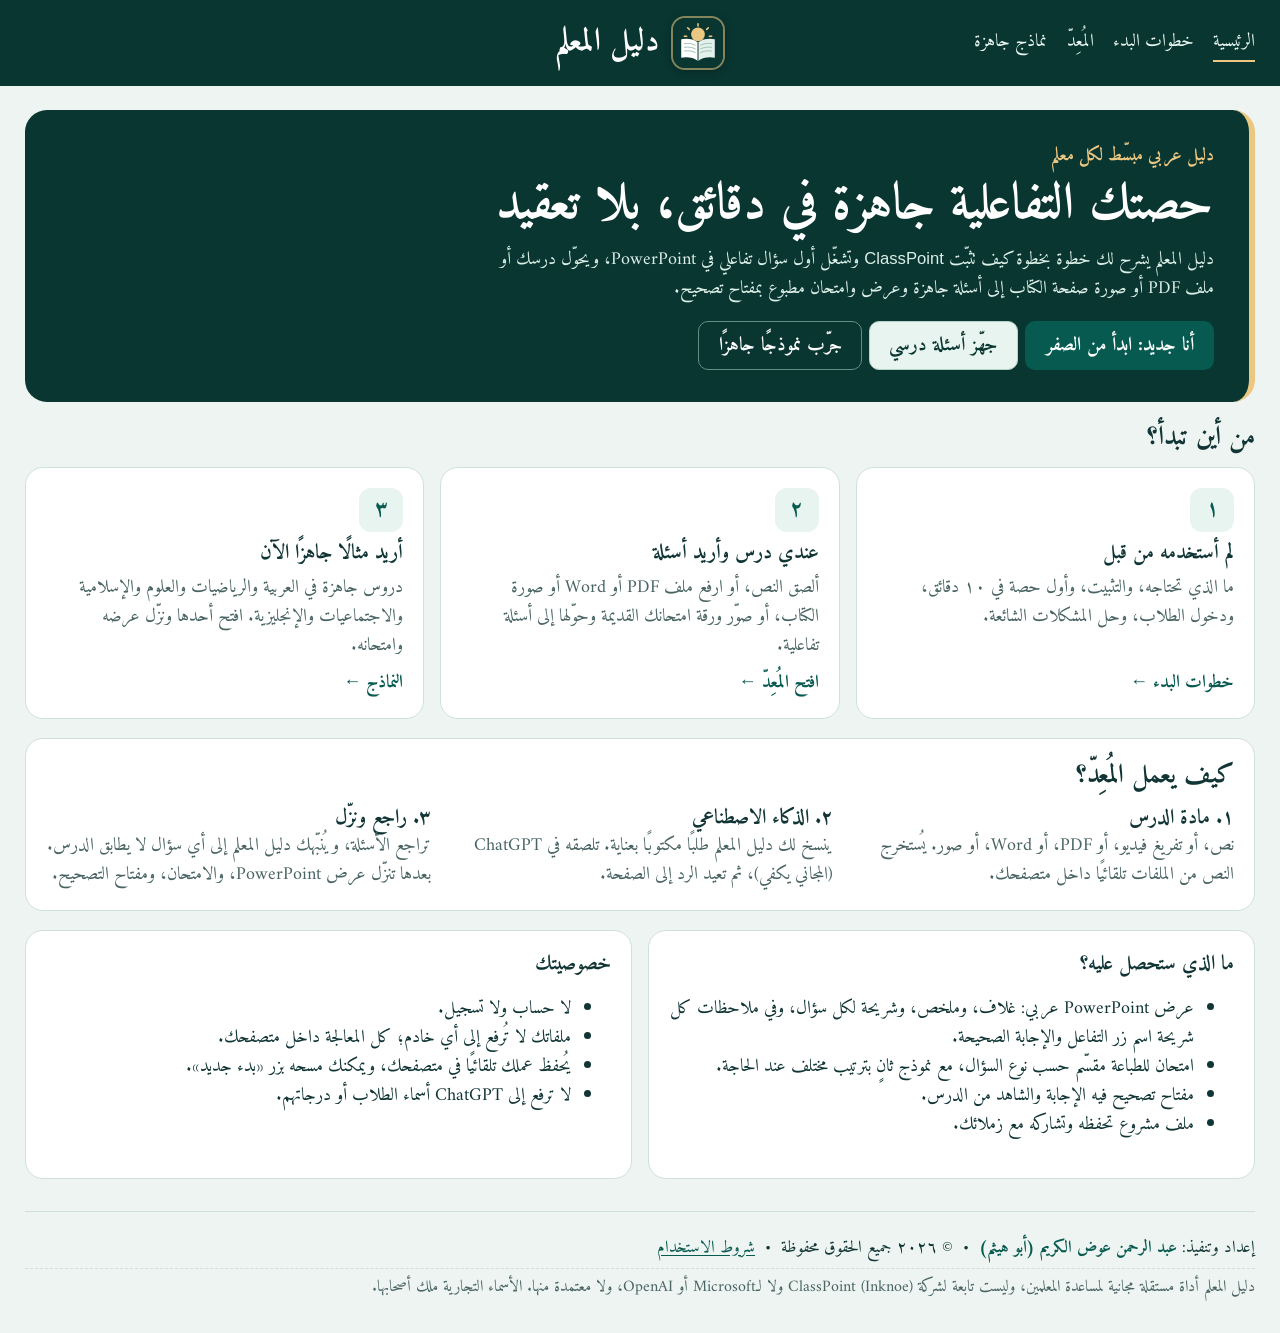
<file: index.html>
<!doctype html>
<html lang="ar" dir="rtl">
<head>
<meta charset="utf-8">
<meta http-equiv="Content-Security-Policy" content="default-src 'self'; script-src 'self'; style-src 'self' 'unsafe-inline'; img-src 'self' data: blob:; font-src 'self'; connect-src 'self'; worker-src 'self' blob:; object-src 'none'; base-uri 'self'; form-action 'none'">
<meta name="referrer" content="strict-origin-when-cross-origin">
<meta name="author" content="عبد الرحمن عوض الكريم (أبو هيثم)">
<meta name="copyright" content="© 2026 عبد الرحمن عوض الكريم (أبو هيثم)">
<meta name="viewport" content="width=device-width,initial-scale=1">
<title>دليل المعلم | حصتك التفاعلية بلا تعقيد</title>
<meta name="description" content="دليل عربي مبسّط للمعلم لاستخدام ClassPoint داخل PowerPoint، وأداة تحوّل الدرس أو ملف PDF أو صورة الكتاب إلى أسئلة جاهزة وامتحان مطبوع.">
<link rel="icon" type="image/svg+xml" href="assets/logo.svg">
<link rel="icon" type="image/png" sizes="32x32" href="assets/icons/favicon-32.png">
<link rel="apple-touch-icon" href="assets/icons/apple-touch-icon.png">
<link rel="manifest" href="manifest.webmanifest">
<meta name="theme-color" content="#093631">
<meta name="mobile-web-app-capable" content="yes">
<meta name="apple-mobile-web-app-capable" content="yes">
<meta name="apple-mobile-web-app-title" content="دليل المعلم">
<meta name="apple-mobile-web-app-status-bar-style" content="black-translucent">
<script defer src="assets/app.js"></script>
<link rel="stylesheet" href="style.css">
</head>
<body>
<header class="top"><div class="wrap top-inner">
<nav class="main" aria-label="التنقل الرئيسي"><a href="index.html" aria-current="page">الرئيسية</a><a href="guide.html">خطوات البدء</a><a href="studio.html">المُعِدّ</a><a href="templates.html">نماذج جاهزة</a></nav>
<a class="brand" href="index.html"><img class="logo" src="assets/logo.svg" alt="" width="54" height="54"><strong>دليل المعلم</strong></a>
<div class="top-side"><button id="install-btn" class="btn install" type="button" hidden>📲 ثبّت التطبيق</button></div>
</div></header>

<main class="wrap">
<section class="hero">
<div class="eyebrow">دليل عربي مبسّط لكل معلم</div>
<h1>حصتك التفاعلية جاهزة في دقائق، بلا تعقيد</h1>
<p>دليل المعلم يشرح لك خطوة بخطوة كيف تثبّت <span class="en">ClassPoint</span> وتشغّل أول سؤال تفاعلي في PowerPoint، ويحوّل درسك أو ملف PDF أو صورة صفحة الكتاب إلى أسئلة جاهزة وعرض وامتحان مطبوع بمفتاح تصحيح.</p>
<div class="actions"><a class="btn primary big" href="guide.html">أنا جديد: ابدأ من الصفر</a><a class="btn secondary big" href="studio.html">جهّز أسئلة درسي</a><a class="btn quiet big" href="templates.html">جرّب نموذجًا جاهزًا</a></div>
</section>

<section class="block" aria-labelledby="paths">
<h2 id="paths" style="margin-block-end:.8rem">من أين تبدأ؟</h2>
<div class="grid3">
<a class="card path" href="guide.html"><span class="num">١</span><h3>لم أستخدمه من قبل</h3><p>ما الذي تحتاجه، والتثبيت، وأول حصة في ١٠ دقائق، ودخول الطلاب، وحل المشكلات الشائعة.</p><span class="go">خطوات البدء ←</span></a>
<a class="card path" href="studio.html"><span class="num">٢</span><h3>عندي درس وأريد أسئلة</h3><p>ألصق النص، أو ارفع ملف PDF أو Word أو صورة الكتاب، أو صوّر ورقة امتحانك القديمة وحوّلها إلى أسئلة تفاعلية.</p><span class="go">افتح المُعِدّ ←</span></a>
<a class="card path" href="templates.html"><span class="num">٣</span><h3>أريد مثالًا جاهزًا الآن</h3><p>دروس جاهزة في العربية والرياضيات والعلوم والإسلامية والاجتماعيات والإنجليزية. افتح أحدها ونزّل عرضه وامتحانه.</p><span class="go">النماذج ←</span></a>
</div>
</section>

<section class="card block" aria-labelledby="how">
<h2 id="how">كيف يعمل المُعِدّ؟</h2>
<div class="grid3" style="margin-block-start:.8rem">
<div><h3>١. مادة الدرس</h3><p class="muted">نص، أو تفريغ فيديو، أو PDF، أو Word، أو صور. يُستخرج النص من الملفات تلقائيًا داخل متصفحك.</p></div>
<div><h3>٢. الذكاء الاصطناعي</h3><p class="muted">ينسخ لك دليل المعلم طلبًا مكتوبًا بعناية. تلصقه في ChatGPT (المجاني يكفي)، ثم تعيد الرد إلى الصفحة.</p></div>
<div><h3>٣. راجع ونزّل</h3><p class="muted">تراجع الأسئلة، ويُنبّهك دليل المعلم إلى أي سؤال لا يطابق الدرس. بعدها تنزّل عرض PowerPoint، والامتحان، ومفتاح التصحيح.</p></div>
</div>
</section>

<section class="grid2 block">
<div class="card"><h3>ما الذي ستحصل عليه؟</h3>
<ul>
<li>عرض PowerPoint عربي: غلاف، وملخص، وشريحة لكل سؤال، وفي ملاحظات كل شريحة اسم زر التفاعل والإجابة الصحيحة.</li>
<li>امتحان للطباعة مقسّم حسب نوع السؤال، مع نموذج ثانٍ بترتيب مختلف عند الحاجة.</li>
<li>مفتاح تصحيح فيه الإجابة والشاهد من الدرس.</li>
<li>ملف مشروع تحفظه وتشاركه مع زملائك.</li>
</ul></div>
<div class="card"><h3>خصوصيتك</h3>
<ul>
<li>لا حساب ولا تسجيل.</li>
<li>ملفاتك لا تُرفع إلى أي خادم؛ كل المعالجة داخل متصفحك.</li>
<li>يُحفظ عملك تلقائيًا في متصفحك، ويمكنك مسحه بزر «بدء جديد».</li>
<li>لا ترفع إلى ChatGPT أسماء الطلاب أو درجاتهم.</li>
</ul></div>
</section>
</main>

<footer class="site wrap">
<p class="credit">إعداد وتنفيذ: <strong>عبد الرحمن عوض الكريم (أبو هيثم)</strong> &nbsp;•&nbsp; © ٢٠٢٦ جميع الحقوق محفوظة &nbsp;•&nbsp; <a href="terms.html">شروط الاستخدام</a></p>
<p>دليل المعلم أداة مستقلة مجانية لمساعدة المعلمين، وليست تابعة لشركة ClassPoint (Inknoe) ولا لـMicrosoft أو OpenAI، ولا معتمدة منها. الأسماء التجارية ملك أصحابها.</p>
</footer>
</body>
</html>
</file>
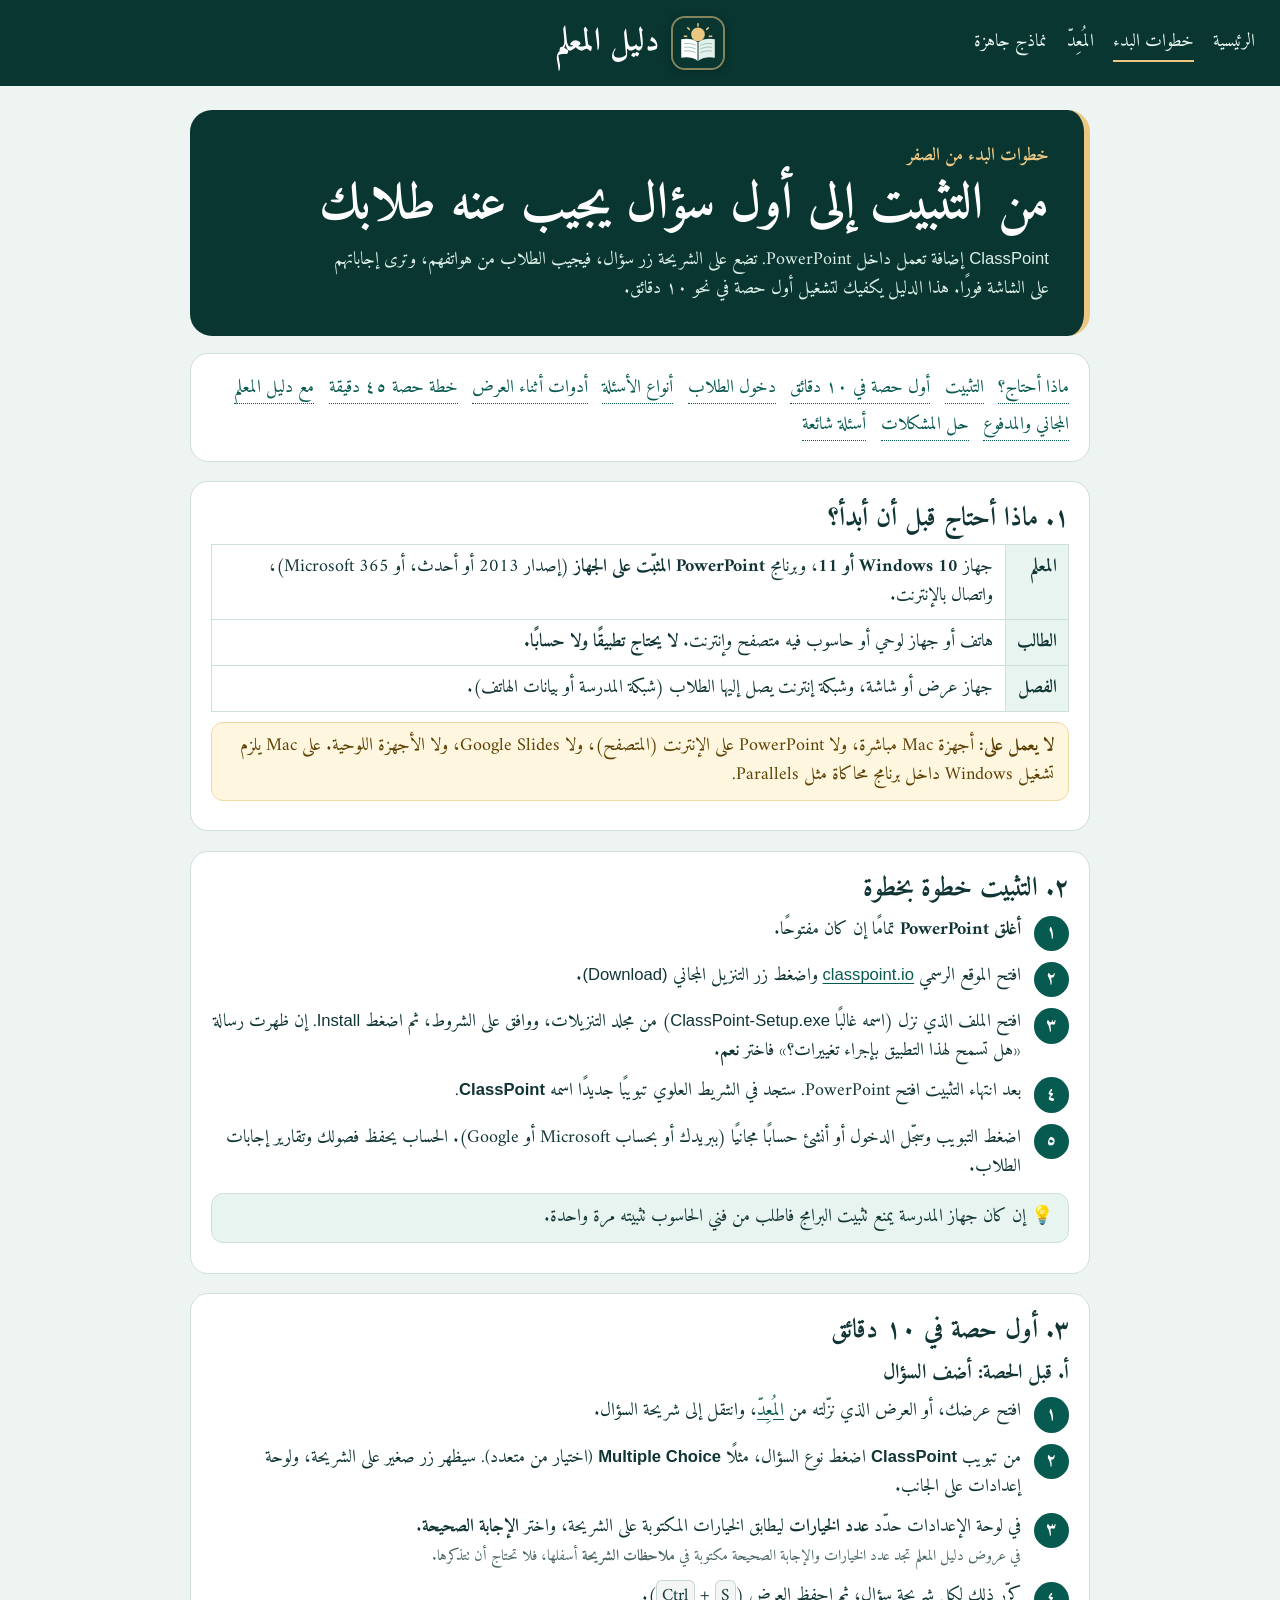
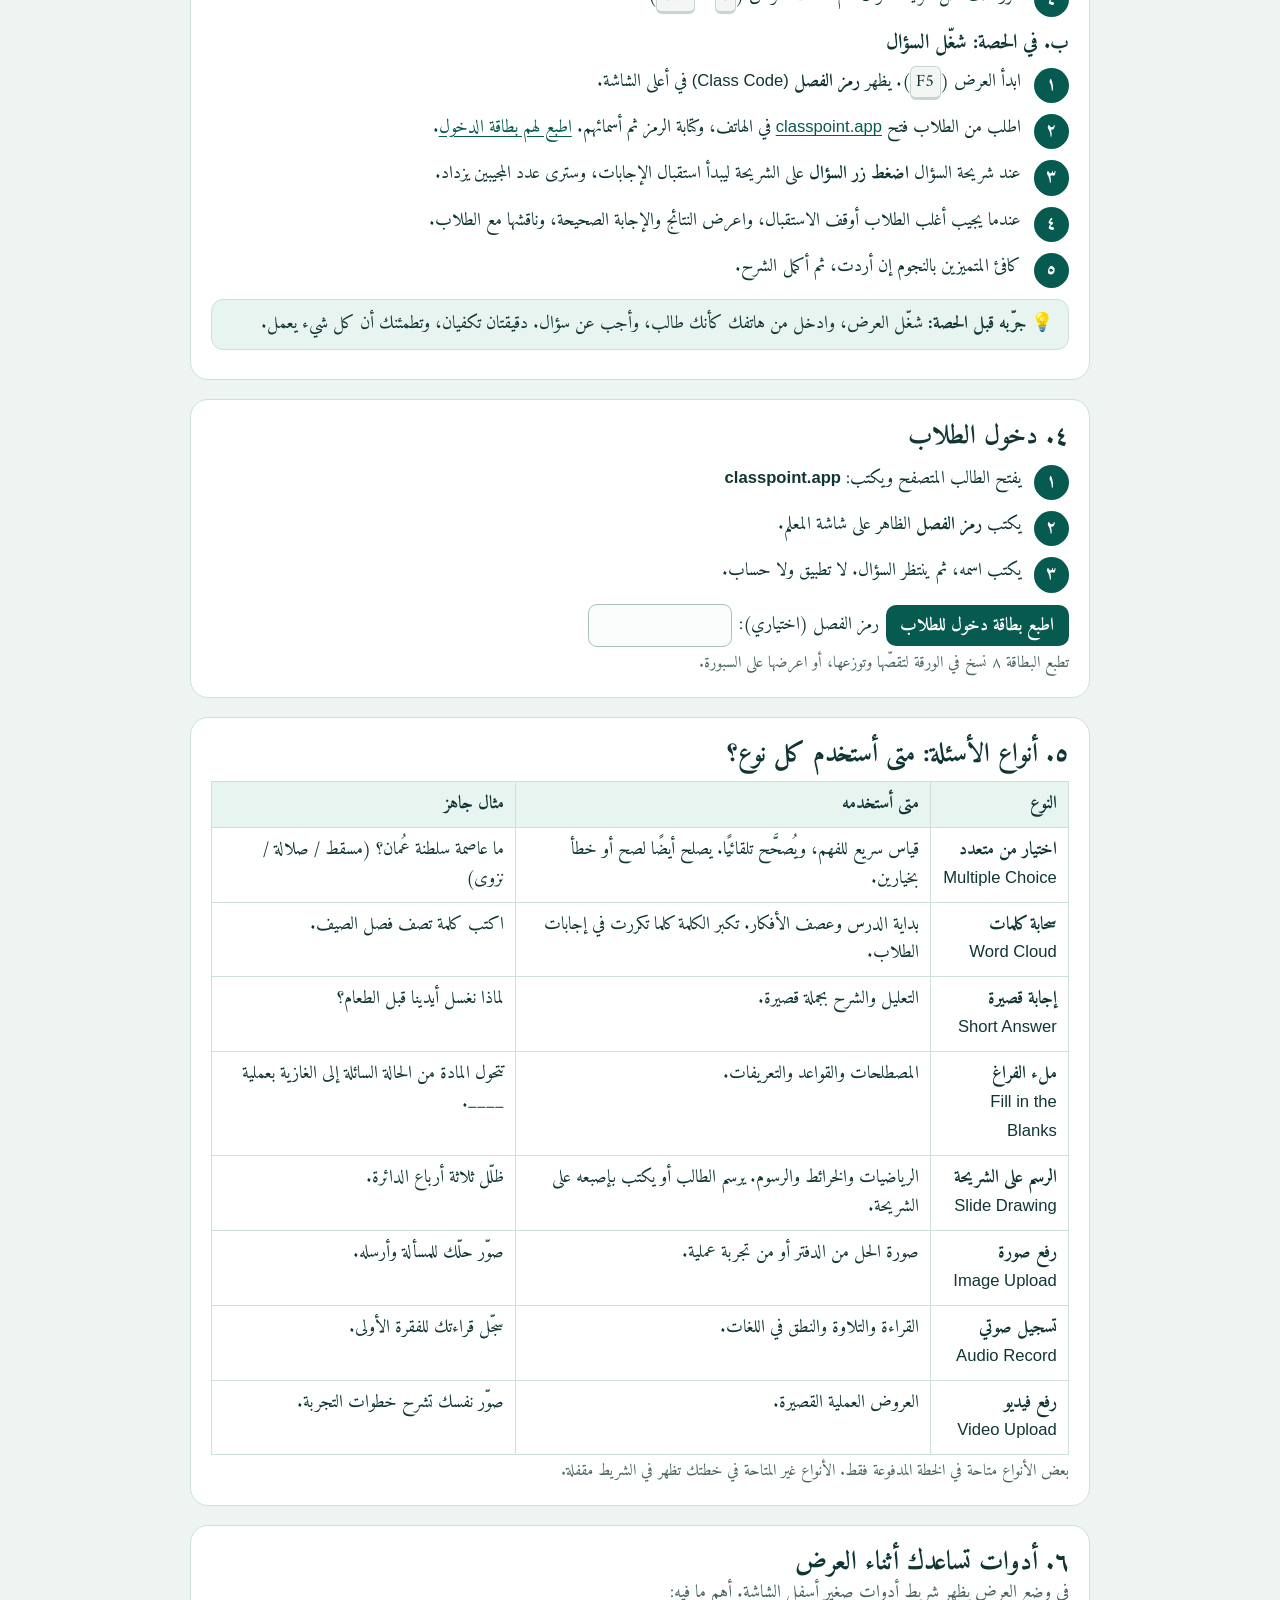
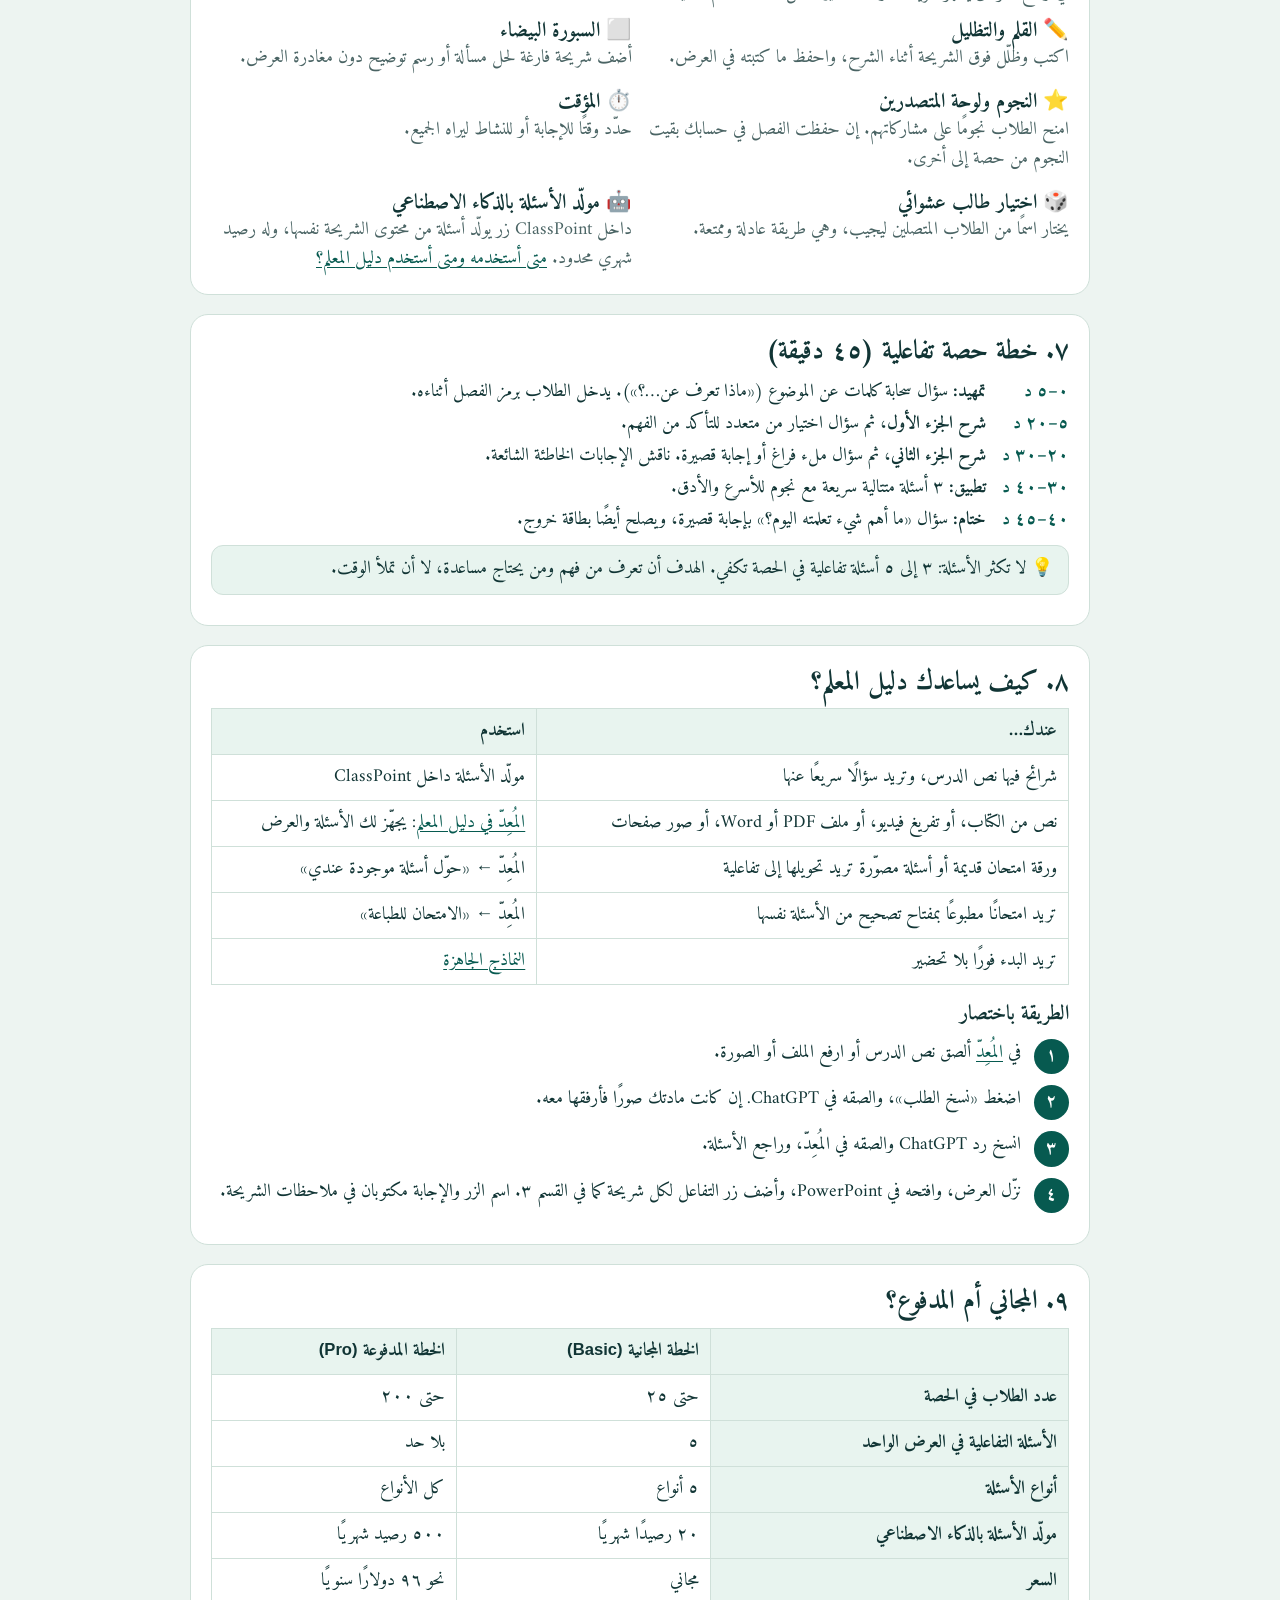
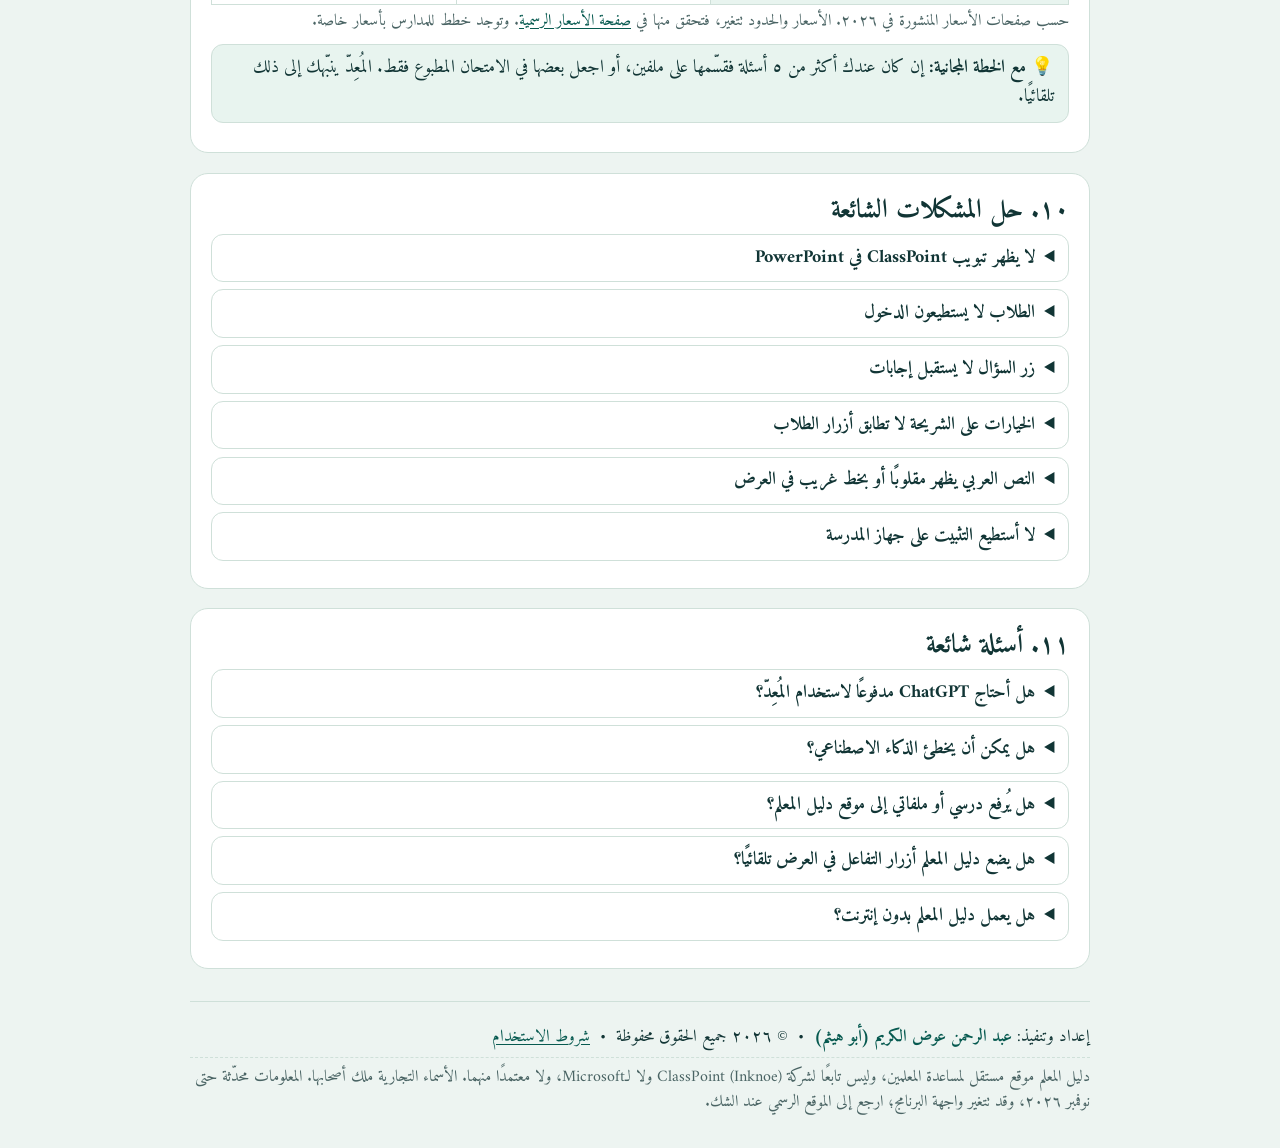
<file: guide.html>
<!doctype html>
<html lang="ar" dir="rtl">
<head>
<meta charset="utf-8">
<meta http-equiv="Content-Security-Policy" content="default-src 'self'; script-src 'self'; style-src 'self' 'unsafe-inline'; img-src 'self' data: blob:; font-src 'self'; connect-src 'self'; worker-src 'self' blob:; object-src 'none'; base-uri 'self'; form-action 'none'">
<meta name="referrer" content="strict-origin-when-cross-origin">
<meta name="author" content="عبد الرحمن عوض الكريم (أبو هيثم)">
<meta name="copyright" content="© 2026 عبد الرحمن عوض الكريم (أبو هيثم)">
<meta name="viewport" content="width=device-width,initial-scale=1">
<title>خطوات البدء | دليل المعلم</title>
<meta name="description" content="دليل عربي خطوة بخطوة لتثبيت ClassPoint في PowerPoint وتشغيل أول سؤال تفاعلي مع الطلاب.">
<link rel="icon" type="image/svg+xml" href="assets/logo.svg">
<link rel="icon" type="image/png" sizes="32x32" href="assets/icons/favicon-32.png">
<link rel="apple-touch-icon" href="assets/icons/apple-touch-icon.png">
<link rel="manifest" href="manifest.webmanifest">
<meta name="theme-color" content="#093631">
<meta name="mobile-web-app-capable" content="yes">
<meta name="apple-mobile-web-app-capable" content="yes">
<meta name="apple-mobile-web-app-title" content="دليل المعلم">
<meta name="apple-mobile-web-app-status-bar-style" content="black-translucent">
<script defer src="assets/app.js"></script>
<link rel="stylesheet" href="style.css">
</head>
<body>
<header class="top"><div class="wrap top-inner">
<nav class="main" aria-label="التنقل الرئيسي"><a href="index.html">الرئيسية</a><a href="guide.html" aria-current="page">خطوات البدء</a><a href="studio.html">المُعِدّ</a><a href="templates.html">نماذج جاهزة</a></nav>
<a class="brand" href="index.html"><img class="logo" src="assets/logo.svg" alt="" width="54" height="54"><strong>دليل المعلم</strong></a>
<div class="top-side"><button id="install-btn" class="btn install" type="button" hidden>📲 ثبّت التطبيق</button></div>
</div></header>

<main class="narrow">
<section class="hero">
<div class="eyebrow">خطوات البدء من الصفر</div>
<h1>من التثبيت إلى أول سؤال يجيب عنه طلابك</h1>
<p><span class="en">ClassPoint</span> إضافة تعمل داخل PowerPoint. تضع على الشريحة زر سؤال، فيجيب الطلاب من هواتفهم، وترى إجاباتهم على الشاشة فورًا. هذا الدليل يكفيك لتشغيل أول حصة في نحو ١٠ دقائق.</p>
</section>

<nav class="card toc no-print" aria-label="محتويات الدليل">
<a href="#need">ماذا أحتاج؟</a><a href="#install">التثبيت</a><a href="#first-lesson">أول حصة في ١٠ دقائق</a><a href="#students">دخول الطلاب</a><a href="#types">أنواع الأسئلة</a><a href="#tools">أدوات أثناء العرض</a><a href="#plan">خطة حصة ٤٥ دقيقة</a><a href="#tool-help">مع دليل المعلم</a><a href="#plans">المجاني والمدفوع</a><a href="#trouble">حل المشكلات</a><a href="#faq">أسئلة شائعة</a>
</nav>

<section id="need" class="card block">
<h2>١. ماذا أحتاج قبل أن أبدأ؟</h2>
<div class="table-wrap" style="margin-block-start:.6rem"><table>
<tr><th>المعلم</th><td>جهاز <strong>Windows 10 أو 11</strong>، وبرنامج <strong>PowerPoint المثبّت على الجهاز</strong> (إصدار 2013 أو أحدث، أو Microsoft 365)، واتصال بالإنترنت.</td></tr>
<tr><th>الطالب</th><td>هاتف أو جهاز لوحي أو حاسوب فيه متصفح وإنترنت. <strong>لا يحتاج تطبيقًا ولا حسابًا.</strong></td></tr>
<tr><th>الفصل</th><td>جهاز عرض أو شاشة، وشبكة إنترنت يصل إليها الطلاب (شبكة المدرسة أو بيانات الهاتف).</td></tr>
</table></div>
<div class="note"><strong>لا يعمل على:</strong> أجهزة Mac مباشرة، ولا PowerPoint على الإنترنت (المتصفح)، ولا Google Slides، ولا الأجهزة اللوحية. على Mac يلزم تشغيل Windows داخل برنامج محاكاة مثل Parallels.</div>
</section>

<section id="install" class="card block">
<h2>٢. التثبيت خطوة بخطوة</h2>
<ol class="steps-list">
<li><strong>أغلق PowerPoint</strong> تمامًا إن كان مفتوحًا.</li>
<li>افتح الموقع الرسمي <a href="https://www.classpoint.io/" target="_blank" rel="noopener" class="en">classpoint.io</a> واضغط زر التنزيل المجاني <span class="en">(Download)</span>.</li>
<li>افتح الملف الذي نزل (اسمه غالبًا <span class="en">ClassPoint-Setup.exe</span>) من مجلد التنزيلات، ووافق على الشروط، ثم اضغط <span class="en">Install</span>. إن ظهرت رسالة «هل تسمح لهذا التطبيق بإجراء تغييرات؟» فاختر <strong>نعم</strong>.</li>
<li>بعد انتهاء التثبيت افتح PowerPoint. ستجد في الشريط العلوي تبويبًا جديدًا اسمه <strong class="en">ClassPoint</strong>.</li>
<li>اضغط التبويب وسجّل الدخول أو أنشئ حسابًا مجانيًا (ببريدك أو بحساب Microsoft أو Google). الحساب يحفظ فصولك وتقارير إجابات الطلاب.</li>
</ol>
<div class="tip">💡 إن كان جهاز المدرسة يمنع تثبيت البرامج فاطلب من فني الحاسوب تثبيته مرة واحدة.</div>
</section>

<section id="first-lesson" class="card block">
<h2>٣. أول حصة في ١٠ دقائق</h2>
<h3 style="margin-block-start:.8rem">أ. قبل الحصة: أضف السؤال</h3>
<ol class="steps-list">
<li>افتح عرضك، أو العرض الذي نزّلته من <a href="studio.html">المُعِدّ</a>، وانتقل إلى شريحة السؤال.</li>
<li>من تبويب <strong class="en">ClassPoint</strong> اضغط نوع السؤال، مثلًا <strong class="en">Multiple Choice</strong> (اختيار من متعدد). سيظهر زر صغير على الشريحة، ولوحة إعدادات على الجانب.</li>
<li>في لوحة الإعدادات حدّد <strong>عدد الخيارات</strong> ليطابق الخيارات المكتوبة على الشريحة، واختر <strong>الإجابة الصحيحة</strong>.<br><small class="muted">في عروض دليل المعلم تجد عدد الخيارات والإجابة الصحيحة مكتوبة في <strong>ملاحظات الشريحة</strong> أسفلها، فلا تحتاج أن تتذكرها.</small></li>
<li>كرّر ذلك لكل شريحة سؤال، ثم احفظ العرض (<kbd>Ctrl</kbd> + <kbd>S</kbd>).</li>
</ol>
<h3 style="margin-block-start:.8rem">ب. في الحصة: شغّل السؤال</h3>
<ol class="steps-list">
<li>ابدأ العرض (<kbd>F5</kbd>). يظهر <strong>رمز الفصل</strong> <span class="en">(Class Code)</span> في أعلى الشاشة.</li>
<li>اطلب من الطلاب فتح <a href="https://www.classpoint.app/" target="_blank" rel="noopener" class="en">classpoint.app</a> في الهاتف، وكتابة الرمز ثم أسمائهم. <a href="#students">اطبع لهم بطاقة الدخول</a>.</li>
<li>عند شريحة السؤال <strong>اضغط زر السؤال</strong> على الشريحة ليبدأ استقبال الإجابات، وسترى عدد المجيبين يزداد.</li>
<li>عندما يجيب أغلب الطلاب أوقف الاستقبال، واعرض النتائج والإجابة الصحيحة، وناقشها مع الطلاب.</li>
<li>كافئ المتميزين بالنجوم إن أردت، ثم أكمل الشرح.</li>
</ol>
<div class="tip">💡 <strong>جرّبه قبل الحصة:</strong> شغّل العرض، وادخل من هاتفك كأنك طالب، وأجب عن سؤال. دقيقتان تكفيان، وتطمئنك أن كل شيء يعمل.</div>
</section>

<section id="students" class="card block">
<h2>٤. دخول الطلاب</h2>
<ol class="steps-list">
<li>يفتح الطالب المتصفح ويكتب: <strong class="en">classpoint.app</strong></li>
<li>يكتب <strong>رمز الفصل</strong> الظاهر على شاشة المعلم.</li>
<li>يكتب اسمه، ثم ينتظر السؤال. لا تطبيق ولا حساب.</li>
</ol>
<div class="actions no-print"><button class="btn primary" type="button" id="print-card">اطبع بطاقة دخول للطلاب</button><label style="display:flex;gap:.4rem;align-items:center;margin:0;font-weight:400">رمز الفصل (اختياري): <input id="card-code" style="width:9rem" maxlength="12" inputmode="numeric"></label></div>
<p class="help">تطبع البطاقة ٨ نسخ في الورقة لتقصّها وتوزعها، أو اعرضها على السبورة.</p>
</section>

<section id="types" class="card block">
<h2>٥. أنواع الأسئلة: متى أستخدم كل نوع؟</h2>
<div class="table-wrap" style="margin-block-start:.6rem"><table>
<thead><tr><th>النوع</th><th>متى أستخدمه</th><th>مثال جاهز</th></tr></thead>
<tbody>
<tr><td><strong>اختيار من متعدد</strong><br><span class="en">Multiple Choice</span></td><td>قياس سريع للفهم، ويُصحَّح تلقائيًا. يصلح أيضًا لصح أو خطأ بخيارين.</td><td>ما عاصمة سلطنة عُمان؟ (مسقط / صلالة / نزوى)</td></tr>
<tr><td><strong>سحابة كلمات</strong><br><span class="en">Word Cloud</span></td><td>بداية الدرس وعصف الأفكار. تكبر الكلمة كلما تكررت في إجابات الطلاب.</td><td>اكتب كلمة تصف فصل الصيف.</td></tr>
<tr><td><strong>إجابة قصيرة</strong><br><span class="en">Short Answer</span></td><td>التعليل والشرح بجملة قصيرة.</td><td>لماذا نغسل أيدينا قبل الطعام؟</td></tr>
<tr><td><strong>ملء الفراغ</strong><br><span class="en">Fill in the Blanks</span></td><td>المصطلحات والقواعد والتعريفات.</td><td>تتحول المادة من الحالة السائلة إلى الغازية بعملية ____.</td></tr>
<tr><td><strong>الرسم على الشريحة</strong><br><span class="en">Slide Drawing</span></td><td>الرياضيات والخرائط والرسوم. يرسم الطالب أو يكتب بإصبعه على الشريحة.</td><td>ظلّل ثلاثة أرباع الدائرة.</td></tr>
<tr><td><strong>رفع صورة</strong><br><span class="en">Image Upload</span></td><td>صورة الحل من الدفتر أو من تجربة عملية.</td><td>صوّر حلّك للمسألة وأرسله.</td></tr>
<tr><td><strong>تسجيل صوتي</strong><br><span class="en">Audio Record</span></td><td>القراءة والتلاوة والنطق في اللغات.</td><td>سجّل قراءتك للفقرة الأولى.</td></tr>
<tr><td><strong>رفع فيديو</strong><br><span class="en">Video Upload</span></td><td>العروض العملية القصيرة.</td><td>صوّر نفسك تشرح خطوات التجربة.</td></tr>
</tbody></table></div>
<p class="help">بعض الأنواع متاحة في الخطة المدفوعة فقط. الأنواع غير المتاحة في خطتك تظهر في الشريط مقفلة.</p>
</section>

<section id="tools" class="card block">
<h2>٦. أدوات تساعدك أثناء العرض</h2>
<p class="muted">في وضع العرض يظهر شريط أدوات صغير أسفل الشاشة. أهم ما فيه:</p>
<div class="grid2" style="margin-block-start:.6rem">
<div><h3>✏️ القلم والتظليل</h3><p class="muted">اكتب وظلّل فوق الشريحة أثناء الشرح، واحفظ ما كتبته في العرض.</p></div>
<div><h3>⬜ السبورة البيضاء</h3><p class="muted">أضف شريحة فارغة لحل مسألة أو رسم توضيح دون مغادرة العرض.</p></div>
<div><h3>⭐ النجوم ولوحة المتصدرين</h3><p class="muted">امنح الطلاب نجومًا على مشاركاتهم. إن حفظت الفصل في حسابك بقيت النجوم من حصة إلى أخرى.</p></div>
<div><h3>⏱️ المؤقت</h3><p class="muted">حدّد وقتًا للإجابة أو للنشاط ليراه الجميع.</p></div>
<div><h3>🎲 اختيار طالب عشوائي</h3><p class="muted">يختار اسمًا من الطلاب المتصلين ليجيب، وهي طريقة عادلة وممتعة.</p></div>
<div><h3>🤖 مولّد الأسئلة بالذكاء الاصطناعي</h3><p class="muted">داخل ClassPoint زر يولّد أسئلة من محتوى الشريحة نفسها، وله رصيد شهري محدود. <a href="#tool-help">متى أستخدمه ومتى أستخدم دليل المعلم؟</a></p></div>
</div>
</section>

<section id="plan" class="card block">
<h2>٧. خطة حصة تفاعلية (٤٥ دقيقة)</h2>
<div class="timeline" style="margin-block-start:.6rem">
<span class="t">٠–٥ د</span><span><strong>تمهيد:</strong> سؤال سحابة كلمات عن الموضوع («ماذا تعرف عن…؟»). يدخل الطلاب برمز الفصل أثناءه.</span>
<span class="t">٥–٢٠ د</span><span><strong>شرح الجزء الأول</strong>، ثم سؤال اختيار من متعدد للتأكد من الفهم.</span>
<span class="t">٢٠–٣٠ د</span><span><strong>شرح الجزء الثاني</strong>، ثم سؤال ملء فراغ أو إجابة قصيرة. ناقش الإجابات الخاطئة الشائعة.</span>
<span class="t">٣٠–٤٠ د</span><span><strong>تطبيق:</strong> ٣ أسئلة متتالية سريعة مع نجوم للأسرع والأدق.</span>
<span class="t">٤٠–٤٥ د</span><span><strong>ختام:</strong> سؤال «ما أهم شيء تعلمته اليوم؟» بإجابة قصيرة، ويصلح أيضًا بطاقة خروج.</span>
</div>
<div class="tip">💡 لا تكثر الأسئلة: ٣ إلى ٥ أسئلة تفاعلية في الحصة تكفي. الهدف أن تعرف من فهم ومن يحتاج مساعدة، لا أن تملأ الوقت.</div>
</section>

<section id="tool-help" class="card block">
<h2>٨. كيف يساعدك دليل المعلم؟</h2>
<div class="table-wrap" style="margin-block-start:.6rem"><table>
<thead><tr><th>عندك…</th><th>استخدم</th></tr></thead>
<tbody>
<tr><td>شرائح فيها نص الدرس، وتريد سؤالًا سريعًا عنها</td><td>مولّد الأسئلة داخل ClassPoint</td></tr>
<tr><td>نص من الكتاب، أو تفريغ فيديو، أو ملف PDF أو Word، أو صور صفحات</td><td><a href="studio.html">المُعِدّ في دليل المعلم</a>: يجهّز لك الأسئلة والعرض</td></tr>
<tr><td>ورقة امتحان قديمة أو أسئلة مصوّرة تريد تحويلها إلى تفاعلية</td><td>المُعِدّ ← «حوّل أسئلة موجودة عندي»</td></tr>
<tr><td>تريد امتحانًا مطبوعًا بمفتاح تصحيح من الأسئلة نفسها</td><td>المُعِدّ ← «الامتحان للطباعة»</td></tr>
<tr><td>تريد البدء فورًا بلا تحضير</td><td><a href="templates.html">النماذج الجاهزة</a></td></tr>
</tbody></table></div>
<h3 style="margin-block-start:1rem">الطريقة باختصار</h3>
<ol class="steps-list">
<li>في <a href="studio.html">المُعِدّ</a> ألصق نص الدرس أو ارفع الملف أو الصورة.</li>
<li>اضغط «نسخ الطلب»، والصقه في ChatGPT. إن كانت مادتك صورًا فأرفقها معه.</li>
<li>انسخ رد ChatGPT والصقه في المُعِدّ، وراجع الأسئلة.</li>
<li>نزّل العرض، وافتحه في PowerPoint، وأضف زر التفاعل لكل شريحة كما في القسم ٣. اسم الزر والإجابة مكتوبان في ملاحظات الشريحة.</li>
</ol>
</section>

<section id="plans" class="card block">
<h2>٩. المجاني أم المدفوع؟</h2>
<div class="table-wrap" style="margin-block-start:.6rem"><table>
<thead><tr><th></th><th>الخطة المجانية <span class="en">(Basic)</span></th><th>الخطة المدفوعة <span class="en">(Pro)</span></th></tr></thead>
<tbody>
<tr><th>عدد الطلاب في الحصة</th><td>حتى ٢٥</td><td>حتى ٢٠٠</td></tr>
<tr><th>الأسئلة التفاعلية في العرض الواحد</th><td>٥</td><td>بلا حد</td></tr>
<tr><th>أنواع الأسئلة</th><td>٥ أنواع</td><td>كل الأنواع</td></tr>
<tr><th>مولّد الأسئلة بالذكاء الاصطناعي</th><td>٢٠ رصيدًا شهريًا</td><td>٥٠٠ رصيد شهريًا</td></tr>
<tr><th>السعر</th><td>مجاني</td><td>نحو ٩٦ دولارًا سنويًا</td></tr>
</tbody></table></div>
<p class="help">حسب صفحات الأسعار المنشورة في ٢٠٢٦. الأسعار والحدود تتغير، فتحقق منها في <a href="https://www.classpoint.io/pricing" target="_blank" rel="noopener">صفحة الأسعار الرسمية</a>. وتوجد خطط للمدارس بأسعار خاصة.</p>
<div class="tip">💡 <strong>مع الخطة المجانية:</strong> إن كان عندك أكثر من ٥ أسئلة فقسّمها على ملفين، أو اجعل بعضها في الامتحان المطبوع فقط. المُعِدّ ينبّهك إلى ذلك تلقائيًا.</div>
</section>

<section id="trouble" class="card block">
<h2>١٠. حل المشكلات الشائعة</h2>
<details class="faq"><summary>لا يظهر تبويب ClassPoint في PowerPoint</summary><ul><li>أغلق PowerPoint تمامًا وافتحه من جديد.</li><li>من <strong>ملف ← خيارات ← الوظائف الإضافية</strong> اختر من القائمة السفلية <span class="en">COM Add-ins</span> ← انتقال، وفعّل ClassPoint.</li><li>إن ظهر في قائمة «العناصر المعطّلة» فأعد تفعيله منها.</li><li>تأكد أنك تستخدم PowerPoint المثبّت على Windows، لا نسخة المتصفح.</li></ul></details>
<details class="faq"><summary>الطلاب لا يستطيعون الدخول</summary><ul><li>تأكد أن العنوان مكتوب بلا أخطاء: <span class="en">classpoint.app</span></li><li>تأكد أن العرض يعمل (وضع العرض) وأن الرمز هو الظاهر الآن على الشاشة.</li><li>جرّب شبكة أخرى؛ بعض شبكات المدارس تحجب المواقع. بيانات الهاتف حل سريع.</li><li>في الخطة المجانية لا يدخل أكثر من ٢٥ طالبًا.</li></ul></details>
<details class="faq"><summary>زر السؤال لا يستقبل إجابات</summary><ul><li>يجب أن تضغط زر السؤال على الشريحة أثناء العرض ليبدأ الاستقبال.</li><li>تأكد من اتصالك بالإنترنت.</li></ul></details>
<details class="faq"><summary>الخيارات على الشريحة لا تطابق أزرار الطلاب</summary><ul><li>عدد الخيارات في إعدادات الزر يجب أن يساوي عدد الخيارات المكتوبة على الشريحة. في عروض دليل المعلم تجده في ملاحظات الشريحة.</li><li>يستخدم دليل المعلم في العرض الترقيم 1، 2، 3 افتراضيًا لأنه الأوضح عند الطلاب. يمكنك تغييره في المُعِدّ قبل التنزيل.</li></ul></details>
<details class="faq"><summary>النص العربي يظهر مقلوبًا أو بخط غريب في العرض</summary><ul><li>حدّد النص، واضغط زر «من اليمين إلى اليسار» في تبويب «الصفحة الرئيسية».</li><li>تحقق أن خط Arial أو خطًا عربيًا متوفر على الجهاز.</li></ul></details>
<details class="faq"><summary>لا أستطيع التثبيت على جهاز المدرسة</summary><p>التثبيت يحتاج صلاحية مسؤول الجهاز. اطلب من فني الحاسوب تثبيته مرة واحدة.</p></details>
</section>

<section id="faq" class="card block">
<h2>١١. أسئلة شائعة</h2>
<details class="faq"><summary>هل أحتاج ChatGPT مدفوعًا لاستخدام المُعِدّ؟</summary><p>لا، النسخة المجانية تكفي غالبًا. رفع الصور والملفات في النسخة المجانية قد يكون محدود العدد يوميًا. ويمكنك استخدام Gemini أو Claude أو Copilot بالطريقة نفسها.</p></details>
<details class="faq"><summary>هل يمكن أن يخطئ الذكاء الاصطناعي؟</summary><p>نعم. لذلك يطلب دليل المعلم لكل سؤال «شاهدًا» من نص الدرس، ويضع علامة ⚠ على أي سؤال لا يطابق شاهده الدرس. راجع الأسئلة دائمًا قبل الحصة.</p></details>
<details class="faq"><summary>هل يُرفع درسي أو ملفاتي إلى موقع دليل المعلم؟</summary><p>لا. كل المعالجة داخل متصفحك. ما يصل إلى ChatGPT هو ما تلصقه أو ترفعه أنت بنفسك هناك.</p></details>
<details class="faq"><summary>هل يضع دليل المعلم أزرار التفاعل في العرض تلقائيًا؟</summary><p>ليس بعد. أزرار التفاعل تُضاف من داخل PowerPoint، وتستغرق نحو ١٥ ثانية لكل شريحة. لذلك يكتب دليل المعلم في ملاحظات كل شريحة اسم الزر وعدد الخيارات والإجابة الصحيحة.</p></details>
<details class="faq"><summary>هل يعمل دليل المعلم بدون إنترنت؟</summary><p>نعم، إن حفظت مجلد دليل المعلم على جهازك وفتحت <span class="en">studio.html</span>. خطوة ChatGPT وحدها تحتاج إنترنت، ويمكنك تجاوزها بكتابة أسئلتك بنفسك.</p></details>
</section>
</main>

<footer class="site narrow">
<p class="credit">إعداد وتنفيذ: <strong>عبد الرحمن عوض الكريم (أبو هيثم)</strong> &nbsp;•&nbsp; © ٢٠٢٦ جميع الحقوق محفوظة &nbsp;•&nbsp; <a href="terms.html">شروط الاستخدام</a></p>
<p>دليل المعلم موقع مستقل لمساعدة المعلمين، وليس تابعًا لشركة ClassPoint (Inknoe) ولا لـMicrosoft، ولا معتمدًا منهما. الأسماء التجارية ملك أصحابها. المعلومات محدّثة حتى نوفمبر ٢٠٢٦، وقد تتغير واجهة البرنامج؛ ارجع إلى الموقع الرسمي عند الشك.</p>
</footer>

<script src="assets/guide.js"></script>
</body>
</html>
</file>
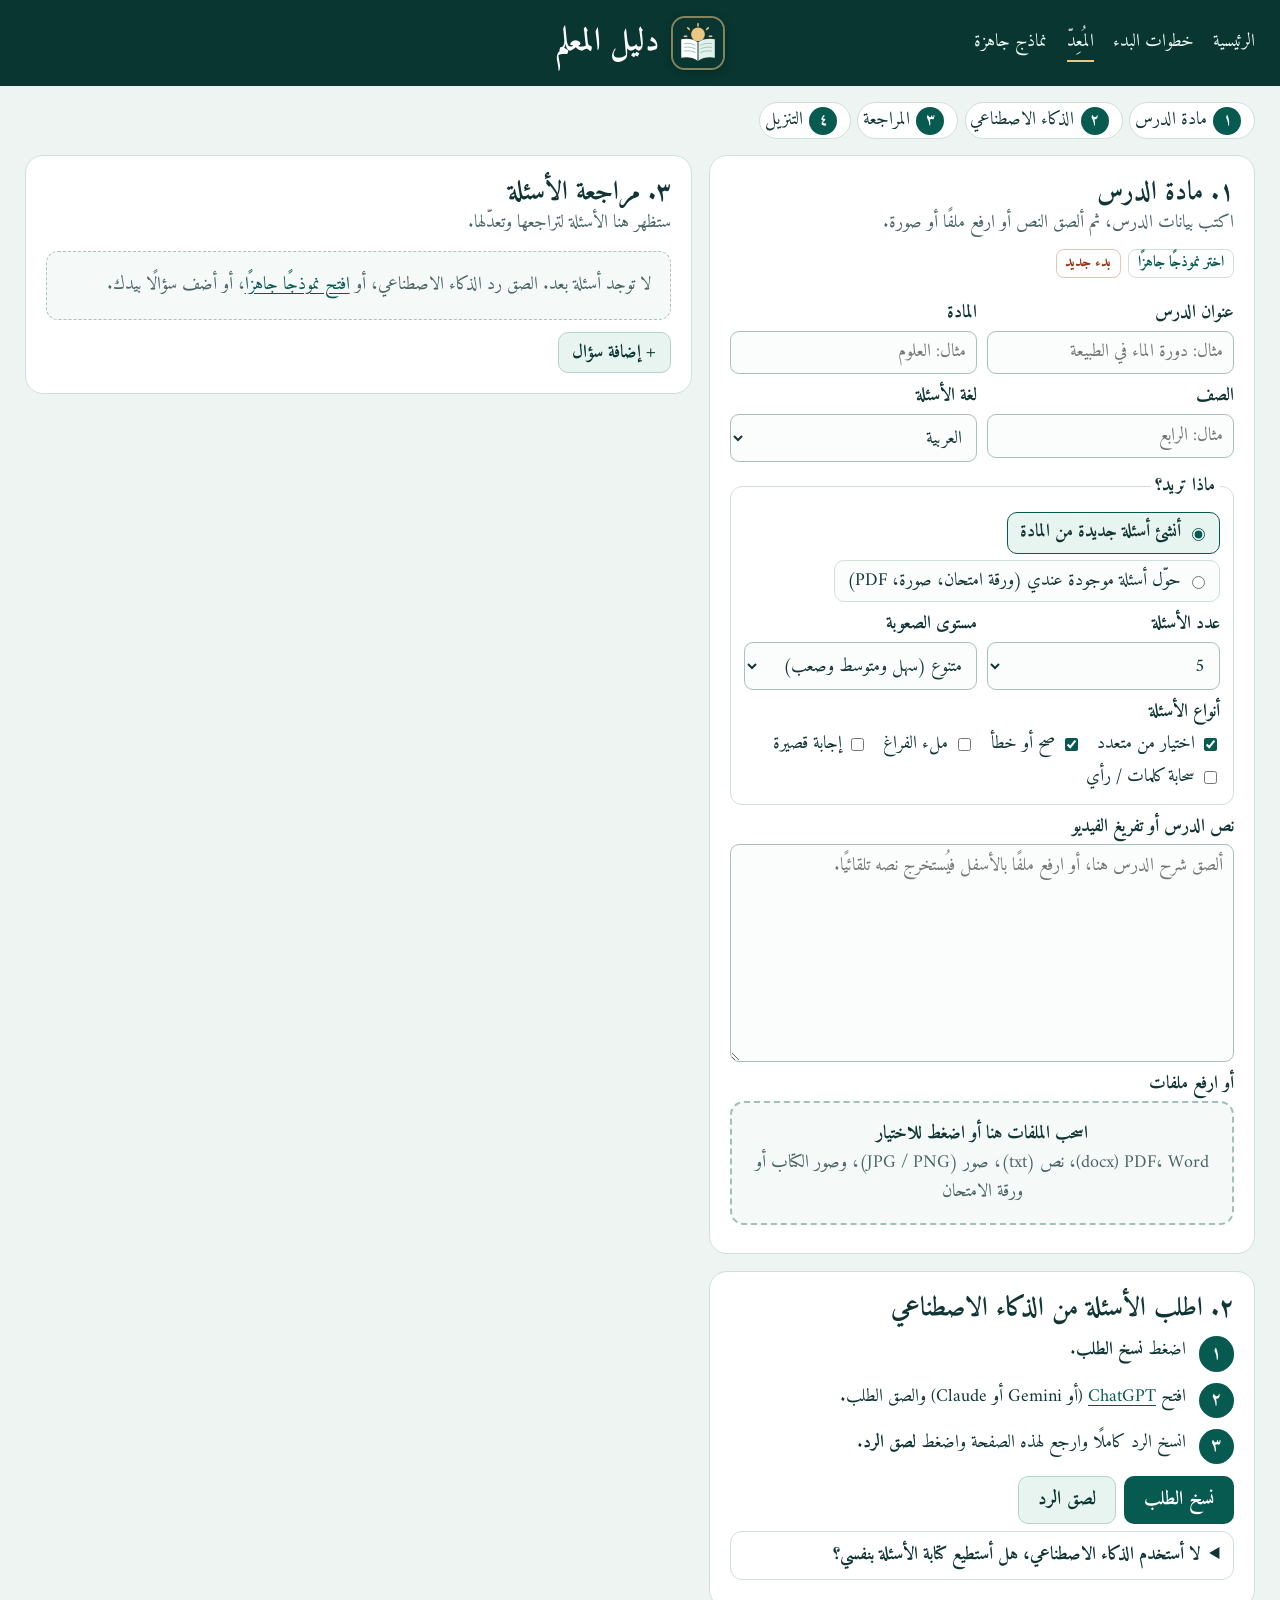
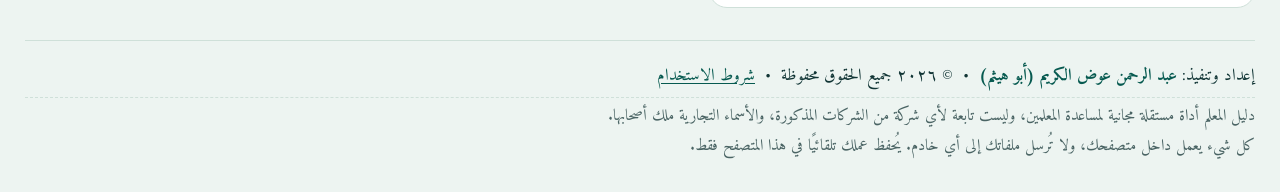
<file: studio.html>
<!doctype html>
<html lang="ar" dir="rtl">
<head>
<meta charset="utf-8">
<meta http-equiv="Content-Security-Policy" content="default-src 'self'; script-src 'self'; style-src 'self' 'unsafe-inline'; img-src 'self' data: blob:; font-src 'self'; connect-src 'self'; worker-src 'self' blob:; object-src 'none'; base-uri 'self'; form-action 'none'">
<meta name="referrer" content="strict-origin-when-cross-origin">
<meta name="author" content="عبد الرحمن عوض الكريم (أبو هيثم)">
<meta name="copyright" content="© 2026 عبد الرحمن عوض الكريم (أبو هيثم)">
<meta name="viewport" content="width=device-width,initial-scale=1">
<title>المُعِدّ | دليل المعلم</title>
<meta name="description" content="حوّل نص الدرس أو ملف PDF أو صورة إلى أسئلة جاهزة للعرض التفاعلي وامتحان مطبوع.">
<link rel="icon" type="image/svg+xml" href="assets/logo.svg">
<link rel="icon" type="image/png" sizes="32x32" href="assets/icons/favicon-32.png">
<link rel="apple-touch-icon" href="assets/icons/apple-touch-icon.png">
<link rel="manifest" href="manifest.webmanifest">
<meta name="theme-color" content="#093631">
<meta name="mobile-web-app-capable" content="yes">
<meta name="apple-mobile-web-app-capable" content="yes">
<meta name="apple-mobile-web-app-title" content="دليل المعلم">
<meta name="apple-mobile-web-app-status-bar-style" content="black-translucent">
<script defer src="assets/app.js"></script>
<link rel="stylesheet" href="style.css">
<script defer src="vendor/pptxgen.bundle.js"></script>
<script defer src="assets/templates-data.js"></script>
<script defer src="assets/studio.js"></script>
</head>
<body>
<header class="top"><div class="wrap top-inner">
<nav class="main" aria-label="التنقل الرئيسي"><a href="index.html">الرئيسية</a><a href="guide.html">خطوات البدء</a><a href="studio.html" aria-current="page">المُعِدّ</a><a href="templates.html">نماذج جاهزة</a></nav>
<a class="brand" href="index.html"><img class="logo" src="assets/logo.svg" alt="" width="54" height="54"><strong>دليل المعلم</strong></a>
<div class="top-side"><button id="install-btn" class="btn install" type="button" hidden>📲 ثبّت التطبيق</button></div>
</div></header>

<main class="wrap">
<nav class="stepper" aria-label="خطوات العمل">
<a href="#s1"><b>١</b> مادة الدرس</a><a href="#s2"><b>٢</b> الذكاء الاصطناعي</a><a href="#s3"><b>٣</b> المراجعة</a><a href="#s4"><b>٤</b> التنزيل</a>
</nav>

<div class="workspace">
<!-- العمود الأول -->
<div>
<section id="s1" class="card" aria-labelledby="s1-title">
<div class="section-head"><div><h2 id="s1-title">١. مادة الدرس</h2><p>اكتب بيانات الدرس، ثم ألصق النص أو ارفع ملفًا أو صورة.</p></div>
<div class="actions" style="margin:0"><a class="btn quiet small" href="templates.html">اختر نموذجًا جاهزًا</a><button id="reset" class="btn danger small" type="button">بدء جديد</button></div></div>

<div class="row">
<div><label for="title">عنوان الدرس</label><input id="title" maxlength="120" placeholder="مثال: دورة الماء في الطبيعة"></div>
<div><label for="subject">المادة</label><input id="subject" maxlength="40" placeholder="مثال: العلوم" list="subjects">
<datalist id="subjects"><option>اللغة العربية</option><option>الرياضيات</option><option>العلوم</option><option>التربية الإسلامية</option><option>الدراسات الاجتماعية</option><option>اللغة الإنجليزية</option><option>الحاسوب</option></datalist></div>
</div>
<div class="row">
<div><label for="grade">الصف</label><input id="grade" maxlength="40" placeholder="مثال: الرابع"></div>
<div><label for="lang">لغة الأسئلة</label><select id="lang"><option value="ar">العربية</option><option value="en">الإنجليزية (لمادة اللغة الإنجليزية)</option></select></div>
</div>

<fieldset>
<legend>ماذا تريد؟</legend>
<div class="seg" role="radiogroup">
<label><input type="radio" name="mode" value="generate" checked> أنشئ أسئلة جديدة من المادة</label>
<label><input type="radio" name="mode" value="convert"> حوّل أسئلة موجودة عندي (ورقة امتحان، صورة، PDF)</label>
</div>
<div id="gen-opts">
<div class="row">
<div><label for="count">عدد الأسئلة</label><select id="count"><option>3</option><option selected>5</option><option>8</option><option>10</option><option>15</option><option>20</option></select></div>
<div><label for="level">مستوى الصعوبة</label><select id="level"><option value="mixed">متنوع (سهل ومتوسط وصعب)</option><option value="easy">سهل في الغالب</option><option value="hard">يركز على الفهم والتطبيق</option></select></div>
</div>
<span class="label">أنواع الأسئلة</span>
<div class="checks" id="types">
<label><input type="checkbox" value="mcq" checked> اختيار من متعدد</label>
<label><input type="checkbox" value="tf" checked> صح أو خطأ</label>
<label><input type="checkbox" value="fill"> ملء الفراغ</label>
<label><input type="checkbox" value="short"> إجابة قصيرة</label>
<label><input type="checkbox" value="open"> سحابة كلمات / رأي</label>
</div>
</div>
</fieldset>

<label for="source">نص الدرس أو تفريغ الفيديو</label>
<textarea id="source" rows="7" placeholder="ألصق شرح الدرس هنا، أو ارفع ملفًا بالأسفل فيُستخرج نصه تلقائيًا."></textarea>
<p class="help" id="source-count"></p>

<span class="label">أو ارفع ملفات</span>
<div id="drop" class="drop" tabindex="0" role="button" aria-describedby="drop-help">
<strong>اسحب الملفات هنا أو اضغط للاختيار</strong>
<span id="drop-help" class="muted">PDF، Word ‏(docx)، نص (txt)، صور (JPG / PNG)، وصور الكتاب أو ورقة الامتحان</span>
</div>
<input id="file" type="file" multiple accept=".pdf,.docx,.txt,.md,image/*" hidden>
<ul id="files" class="files"></ul>
<div id="img-note" class="note" hidden><strong>عن الصور وملفات PDF المصوّرة:</strong> لا تستطيع الصفحة قراءة الكتابة داخل الصورة. أرفق هذه الملفات نفسها في ChatGPT مع الطلب، وسيقرؤها هو. الطلب يخبره بذلك تلقائيًا.</div>
</section>

<section id="s2" class="card" style="margin-block-start:1.1rem" aria-labelledby="s2-title">
<h2 id="s2-title">٢. اطلب الأسئلة من الذكاء الاصطناعي</h2>
<ol class="steps-list">
<li>اضغط <strong>نسخ الطلب</strong>.</li>
<li>افتح <a href="https://chatgpt.com/" target="_blank" rel="noopener">ChatGPT</a> (أو Gemini أو Claude) والصق الطلب. <span id="attach-hint" hidden><strong>وأرفق الصور والملفات المشار إليها.</strong></span></li>
<li>انسخ الرد كاملًا وارجع لهذه الصفحة واضغط <strong>لصق الرد</strong>.</li>
</ol>
<div class="actions"><button id="copy" class="btn primary big" type="button">نسخ الطلب</button><button id="open-import" class="btn secondary big" type="button" aria-expanded="false" aria-controls="import-box">لصق الرد</button></div>
<div id="prompt-fallback" hidden><label for="prompt-text">لم يُسمح بالنسخ التلقائي. حدّد النص وانسخه يدويًا:</label><textarea id="prompt-text" class="prompt-box" readonly rows="6"></textarea></div>
<div id="import-box" hidden>
<label for="json">رد الذكاء الاصطناعي</label>
<textarea id="json" rows="6" placeholder="الصق الرد كاملًا هنا، حتى لو كان فيه كلام قبل الأسئلة أو بعدها"></textarea>
<div class="actions"><button id="import" class="btn primary" type="button">اعرض الأسئلة</button><button id="paste" class="btn quiet" type="button">لصق من الحافظة</button></div>
</div>
<p id="status" class="status" role="status" aria-live="polite"></p>
<details class="faq"><summary>لا أستخدم الذكاء الاصطناعي، هل أستطيع كتابة الأسئلة بنفسي؟</summary><p>نعم. انزل إلى «المراجعة» واضغط <strong>إضافة سؤال</strong>، واكتب أسئلتك. يجهّز دليل المعلم العرض والامتحان منها.</p></details>
</section>
</div>

<!-- العمود الثاني -->
<div>
<section id="s3" class="card" aria-labelledby="s3-title">
<div class="section-head"><div><h2 id="s3-title">٣. مراجعة الأسئلة</h2><p id="review-caption">ستظهر هنا الأسئلة لتراجعها وتعدّلها.</p></div><span id="qcount" class="pill" hidden></span></div>
<p id="empty" class="empty">لا توجد أسئلة بعد. الصق رد الذكاء الاصطناعي، أو <a href="templates.html">افتح نموذجًا جاهزًا</a>، أو أضف سؤالًا بيدك.</p>
<div id="summary-wrap" hidden><label for="summary">ملخص الدرس (يظهر في شريحة مستقلة)</label><textarea id="summary" rows="3"></textarea></div>
<div id="warn-box"></div>
<div id="questions"></div>
<div class="actions"><button id="add" class="btn secondary" type="button">+ إضافة سؤال</button><button id="shuffle-all" class="btn quiet" type="button" hidden>خلط ترتيب الخيارات</button></div>
</section>

<section id="s4" class="card" style="margin-block-start:1.1rem" aria-labelledby="s4-title" hidden>
<h2 id="s4-title">٤. التنزيل</h2>
<div class="row">
<div><label for="numbering">ترقيم الخيارات في العرض</label><select id="numbering"><option value="num">1، 2، 3، 4 (الأنسب لأزرار التفاعل)</option><option value="lat">A، B، C، D</option><option value="ar">أ، ب، ج، د</option></select></div>
<div><label for="school">اسم المدرسة (للامتحان، اختياري)</label><input id="school" maxlength="80"></div>
</div>
<div class="row">
<div><label for="exam-time">زمن الامتحان (اختياري)</label><input id="exam-time" maxlength="30" placeholder="مثال: ٢٠ دقيقة"></div>
<div><span class="label">خيارات</span><div class="checks" style="flex-direction:column;gap:.15rem">
<label><input type="checkbox" id="opt-summary" checked> شريحة الملخص</label>
<label><input type="checkbox" id="opt-answers"> شريحة الإجابات في آخر العرض</label>
<label><input type="checkbox" id="opt-shuffle"> امتحان بترتيب مختلف (نموذج ب)</label>
</div></div>
</div>
<div id="plan-note" class="note" hidden></div>
<div class="actions">
<button class="btn primary big" type="button" id="pptx">العرض (PowerPoint)</button>
<button class="btn secondary" type="button" id="exam">الامتحان للطباعة</button>
<button class="btn secondary" type="button" id="key">مفتاح التصحيح</button>
</div>
<div class="actions">
<button class="btn quiet small" type="button" id="copy-text">نسخ الأسئلة كنص</button>
<button class="btn quiet small" type="button" id="save-json">حفظ المشروع (ملف)</button>
<button class="btn quiet small" type="button" id="load-json">فتح مشروع محفوظ</button>
<input id="json-file" type="file" accept=".json,application/json" hidden>
</div>
<p id="export-status" class="status" role="status" aria-live="polite"></p>
<div class="tip"><strong>الخطوة التالية في PowerPoint:</strong> افتح العرض، وعلى كل شريحة سؤال أضف زر التفاعل المكتوب في <strong>ملاحظات الشريحة</strong> أسفلها. <a href="guide.html#first-lesson">كيف أفعل ذلك؟</a></div>
</section>
</div>
</div>
</main>

<footer class="site wrap">
<p class="credit">إعداد وتنفيذ: <strong>عبد الرحمن عوض الكريم (أبو هيثم)</strong> &nbsp;•&nbsp; © ٢٠٢٦ جميع الحقوق محفوظة &nbsp;•&nbsp; <a href="terms.html">شروط الاستخدام</a></p>
<p>دليل المعلم أداة مستقلة مجانية لمساعدة المعلمين، وليست تابعة لأي شركة من الشركات المذكورة، والأسماء التجارية ملك أصحابها.</p>
<p>كل شيء يعمل داخل متصفحك، ولا تُرسل ملفاتك إلى أي خادم. يُحفظ عملك تلقائيًا في هذا المتصفح فقط.</p>
</footer>
</body>
</html>
</file>
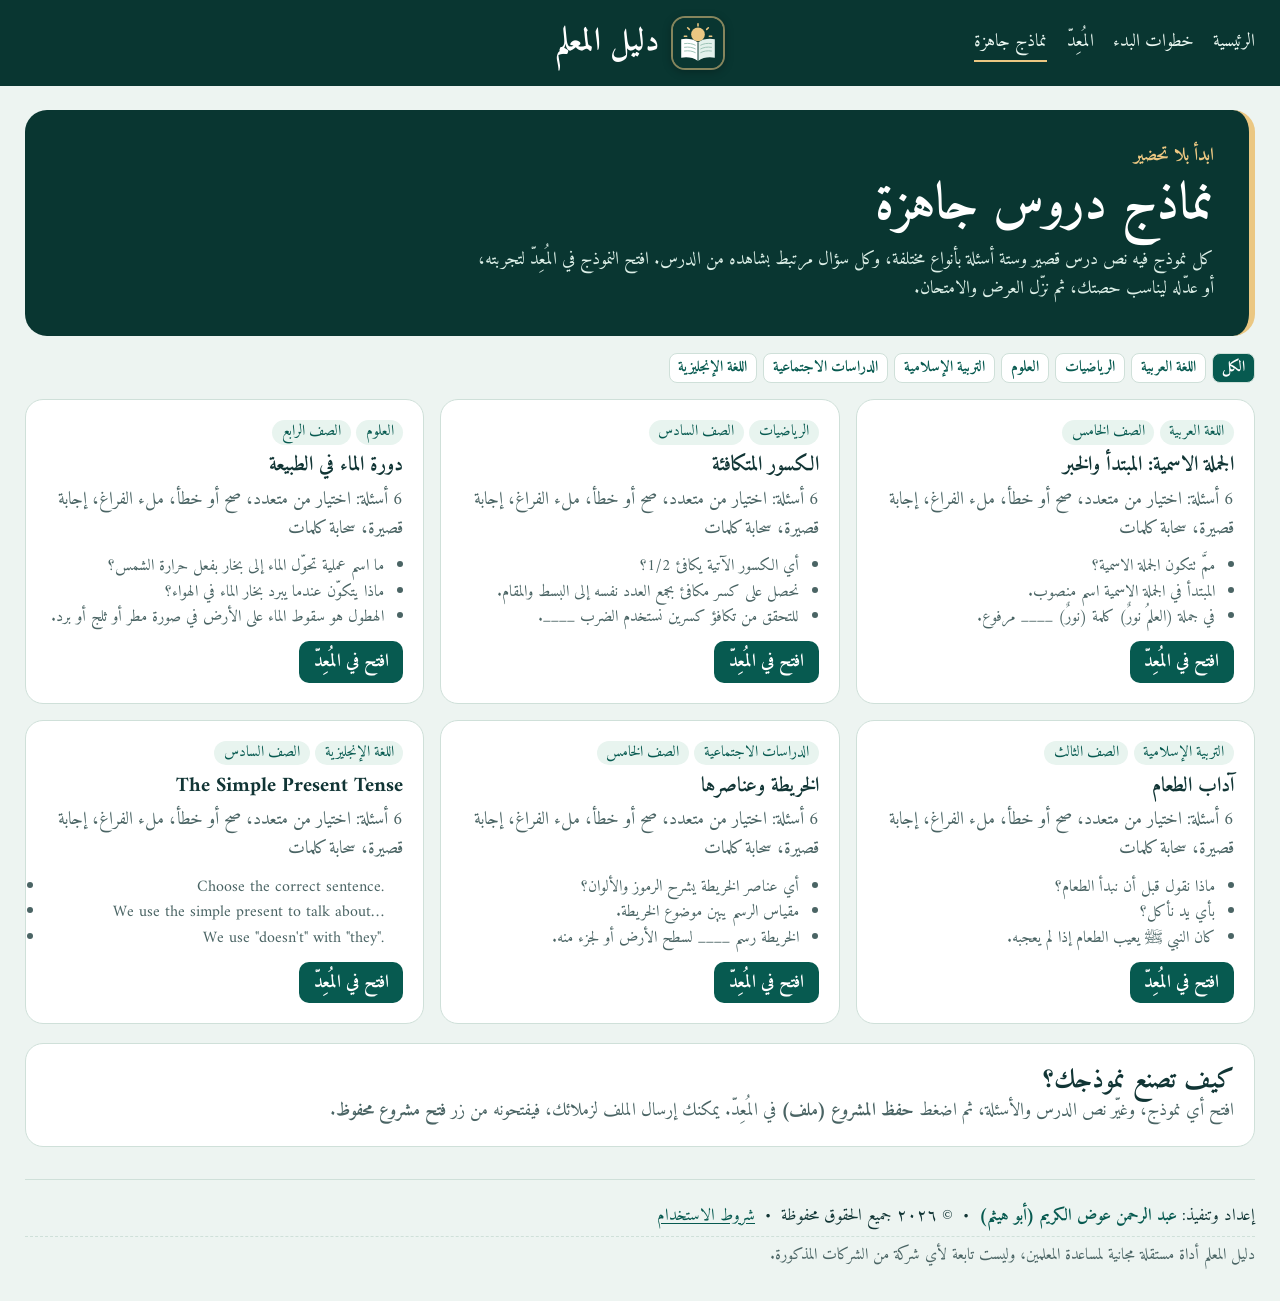
<file: templates.html>
<!doctype html>
<html lang="ar" dir="rtl">
<head>
<meta charset="utf-8">
<meta http-equiv="Content-Security-Policy" content="default-src 'self'; script-src 'self'; style-src 'self' 'unsafe-inline'; img-src 'self' data: blob:; font-src 'self'; connect-src 'self'; worker-src 'self' blob:; object-src 'none'; base-uri 'self'; form-action 'none'">
<meta name="referrer" content="strict-origin-when-cross-origin">
<meta name="author" content="عبد الرحمن عوض الكريم (أبو هيثم)">
<meta name="copyright" content="© 2026 عبد الرحمن عوض الكريم (أبو هيثم)">
<meta name="viewport" content="width=device-width,initial-scale=1">
<title>نماذج جاهزة | دليل المعلم</title>
<link rel="icon" type="image/svg+xml" href="assets/logo.svg">
<link rel="icon" type="image/png" sizes="32x32" href="assets/icons/favicon-32.png">
<link rel="apple-touch-icon" href="assets/icons/apple-touch-icon.png">
<link rel="manifest" href="manifest.webmanifest">
<meta name="theme-color" content="#093631">
<meta name="mobile-web-app-capable" content="yes">
<meta name="apple-mobile-web-app-capable" content="yes">
<meta name="apple-mobile-web-app-title" content="دليل المعلم">
<meta name="apple-mobile-web-app-status-bar-style" content="black-translucent">
<script defer src="assets/app.js"></script>
<link rel="stylesheet" href="style.css">
<script defer src="assets/templates-data.js"></script>
<script defer src="assets/templates.js"></script>
</head>
<body>
<header class="top"><div class="wrap top-inner">
<nav class="main" aria-label="التنقل الرئيسي"><a href="index.html">الرئيسية</a><a href="guide.html">خطوات البدء</a><a href="studio.html">المُعِدّ</a><a href="templates.html" aria-current="page">نماذج جاهزة</a></nav>
<a class="brand" href="index.html"><img class="logo" src="assets/logo.svg" alt="" width="54" height="54"><strong>دليل المعلم</strong></a>
<div class="top-side"><button id="install-btn" class="btn install" type="button" hidden>📲 ثبّت التطبيق</button></div>
</div></header>
<main class="wrap">
<section class="hero">
<div class="eyebrow">ابدأ بلا تحضير</div>
<h1>نماذج دروس جاهزة</h1>
<p>كل نموذج فيه نص درس قصير وستة أسئلة بأنواع مختلفة، وكل سؤال مرتبط بشاهده من الدرس. افتح النموذج في المُعِدّ لتجربته، أو عدّله ليناسب حصتك، ثم نزّل العرض والامتحان.</p>
</section>
<div class="filter" id="filter" role="group" aria-label="تصفية حسب المادة"></div>
<div class="grid3" id="list"></div>
<section class="card block">
<h2>كيف تصنع نموذجك؟</h2>
<p class="muted">افتح أي نموذج، وغيّر نص الدرس والأسئلة، ثم اضغط <strong>حفظ المشروع (ملف)</strong> في المُعِدّ. يمكنك إرسال الملف لزملائك، فيفتحونه من زر <strong>فتح مشروع محفوظ</strong>.</p>
</section>
</main>
<footer class="site wrap">
<p class="credit">إعداد وتنفيذ: <strong>عبد الرحمن عوض الكريم (أبو هيثم)</strong> &nbsp;•&nbsp; © ٢٠٢٦ جميع الحقوق محفوظة &nbsp;•&nbsp; <a href="terms.html">شروط الاستخدام</a></p>
<p>دليل المعلم أداة مستقلة مجانية لمساعدة المعلمين، وليست تابعة لأي شركة من الشركات المذكورة.</p>
</footer>
</body>
</html>
</file>
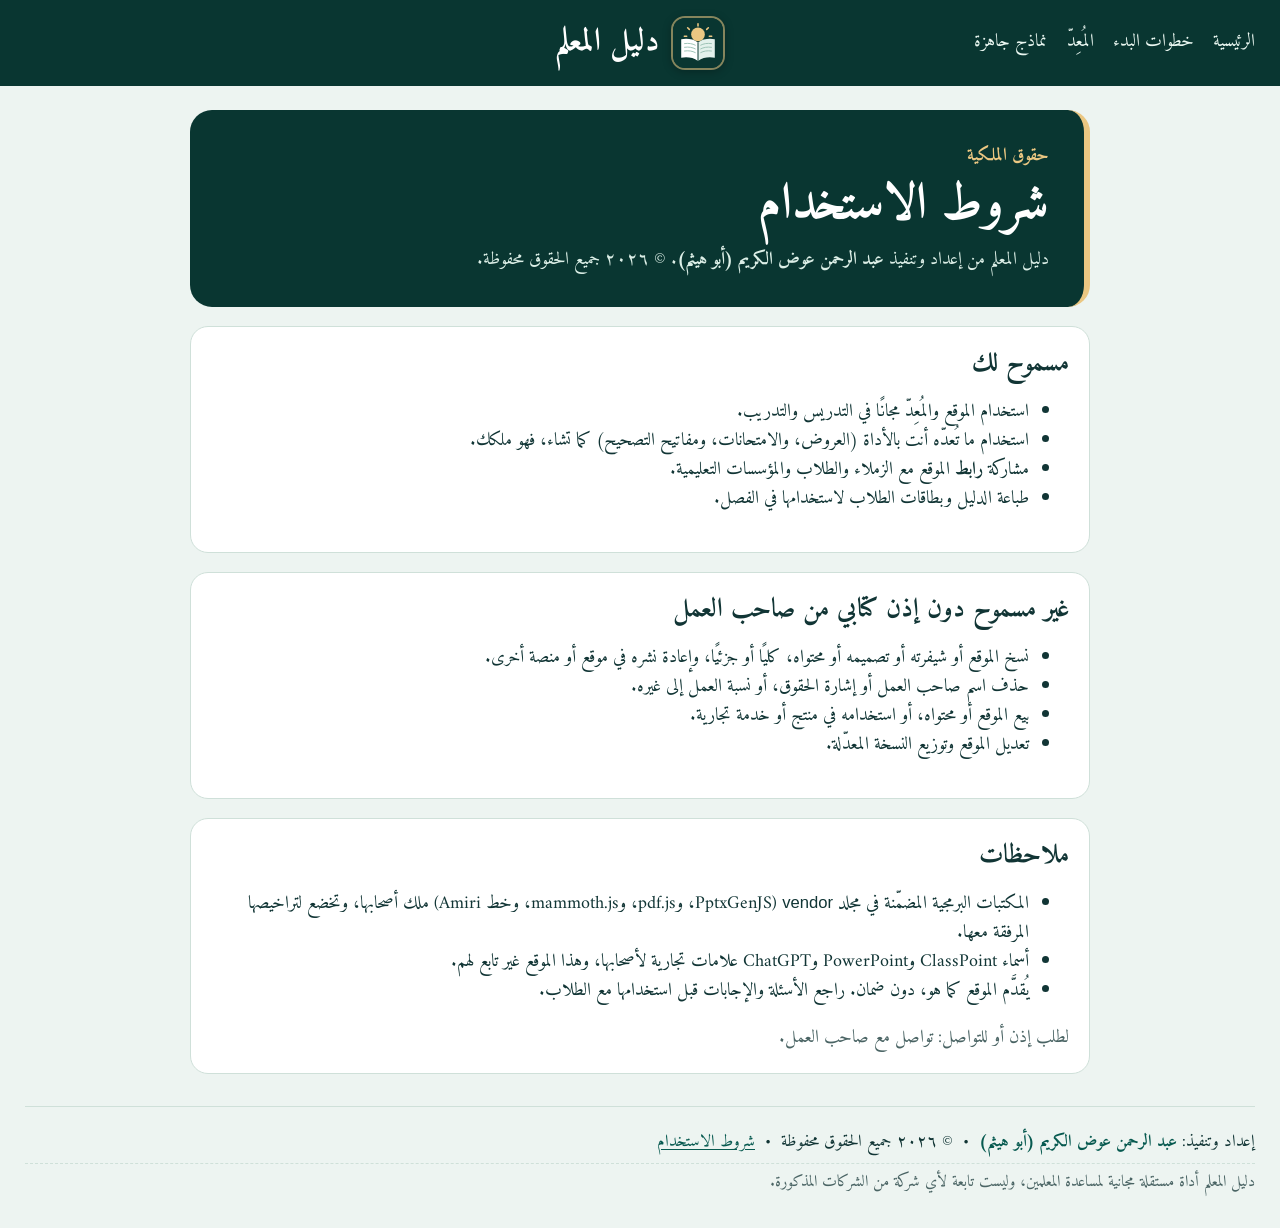
<file: terms.html>
<!doctype html>
<html lang="ar" dir="rtl">
<head>
<meta charset="utf-8">
<meta http-equiv="Content-Security-Policy" content="default-src 'self'; script-src 'self'; style-src 'self' 'unsafe-inline'; img-src 'self' data: blob:; font-src 'self'; connect-src 'self'; worker-src 'self' blob:; object-src 'none'; base-uri 'self'; form-action 'none'">
<meta name="referrer" content="strict-origin-when-cross-origin">
<meta name="author" content="عبد الرحمن عوض الكريم (أبو هيثم)">
<meta name="copyright" content="© 2026 عبد الرحمن عوض الكريم (أبو هيثم)">
<meta name="viewport" content="width=device-width,initial-scale=1">
<title>شروط الاستخدام | دليل المعلم</title>
<link rel="icon" type="image/svg+xml" href="assets/logo.svg">
<link rel="icon" type="image/png" sizes="32x32" href="assets/icons/favicon-32.png">
<link rel="apple-touch-icon" href="assets/icons/apple-touch-icon.png">
<link rel="manifest" href="manifest.webmanifest">
<meta name="theme-color" content="#093631">
<meta name="mobile-web-app-capable" content="yes">
<meta name="apple-mobile-web-app-capable" content="yes">
<meta name="apple-mobile-web-app-title" content="دليل المعلم">
<meta name="apple-mobile-web-app-status-bar-style" content="black-translucent">
<script defer src="assets/app.js"></script>
<link rel="stylesheet" href="style.css">
</head>
<body>
<header class="top"><div class="wrap top-inner">
<nav class="main" aria-label="التنقل الرئيسي"><a href="index.html">الرئيسية</a><a href="guide.html">خطوات البدء</a><a href="studio.html">المُعِدّ</a><a href="templates.html">نماذج جاهزة</a></nav>
<a class="brand" href="index.html"><img class="logo" src="assets/logo.svg" alt="" width="54" height="54"><strong>دليل المعلم</strong></a>
<div class="top-side"><button id="install-btn" class="btn install" type="button" hidden>📲 ثبّت التطبيق</button></div>
</div></header>
<main class="narrow">
<section class="hero"><div class="eyebrow">حقوق الملكية</div><h1>شروط الاستخدام</h1><p>دليل المعلم من إعداد وتنفيذ <strong>عبد الرحمن عوض الكريم (أبو هيثم)</strong>. © ٢٠٢٦ جميع الحقوق محفوظة.</p></section>
<section class="card block">
<h2>مسموح لك</h2>
<ul>
<li>استخدام الموقع والمُعِدّ مجانًا في التدريس والتدريب.</li>
<li>استخدام ما تُعدّه أنت بالأداة (العروض، والامتحانات، ومفاتيح التصحيح) كما تشاء، فهو ملكك.</li>
<li>مشاركة <strong>رابط</strong> الموقع مع الزملاء والطلاب والمؤسسات التعليمية.</li>
<li>طباعة الدليل وبطاقات الطلاب لاستخدامها في الفصل.</li>
</ul>
</section>
<section class="card block">
<h2>غير مسموح دون إذن كتابي من صاحب العمل</h2>
<ul>
<li>نسخ الموقع أو شيفرته أو تصميمه أو محتواه، كليًا أو جزئيًا، وإعادة نشره في موقع أو منصة أخرى.</li>
<li>حذف اسم صاحب العمل أو إشارة الحقوق، أو نسبة العمل إلى غيره.</li>
<li>بيع الموقع أو محتواه، أو استخدامه في منتج أو خدمة تجارية.</li>
<li>تعديل الموقع وتوزيع النسخة المعدّلة.</li>
</ul>
</section>
<section class="card block">
<h2>ملاحظات</h2>
<ul>
<li>المكتبات البرمجية المضمّنة في مجلد <span class="en">vendor</span> (PptxGenJS، وpdf.js، وmammoth.js، وخط Amiri) ملك أصحابها، وتخضع لتراخيصها المرفقة معها.</li>
<li>أسماء ClassPoint وPowerPoint وChatGPT علامات تجارية لأصحابها، وهذا الموقع غير تابع لهم.</li>
<li>يُقدَّم الموقع كما هو، دون ضمان. راجع الأسئلة والإجابات قبل استخدامها مع الطلاب.</li>
</ul>
<p class="muted" style="margin-block-start:.6rem">لطلب إذن أو للتواصل: <!-- أضف بريدك هنا --> تواصل مع صاحب العمل.</p>
</section>
</main>
<footer class="site wrap">
<p class="credit">إعداد وتنفيذ: <strong>عبد الرحمن عوض الكريم (أبو هيثم)</strong> &nbsp;•&nbsp; © ٢٠٢٦ جميع الحقوق محفوظة &nbsp;•&nbsp; <a href="terms.html">شروط الاستخدام</a></p>
<p>دليل المعلم أداة مستقلة مجانية لمساعدة المعلمين، وليست تابعة لأي شركة من الشركات المذكورة.</p>
</footer>
</body>
</html>
</file>
<file: style.css>
@font-face{font-family:Amiri;src:url("vendor/Amiri-Regular.ttf");font-weight:400;font-display:swap}
@font-face{font-family:Amiri;src:url("vendor/Amiri-Bold.ttf");font-weight:700;font-display:swap}
:root{--ink:#113535;--muted:#4a6464;--green:#075a50;--green2:#0b7a6a;--dark:#093631;--border:#cfe0d9;--page:#edf4f1;--gold:#ebc782;--paper:#fff;--soft:#e8f4ef;--warn:#8a5a00;--warnbg:#fff6e0;--err:#963419;--errbg:#fdeee8}
*{box-sizing:border-box}
[hidden]{display:none!important}
html{scroll-behavior:smooth;direction:rtl}
body{margin:0;background:var(--page);color:var(--ink);font:1.13rem/1.6 Amiri,"Noto Naskh Arabic","Traditional Arabic",serif;text-align:right}
h1,h2,h3,p{margin:0}
h2{font-size:1.65rem;line-height:1.25}
h3{font-size:1.28rem;line-height:1.3}
a{color:var(--green);text-underline-offset:.2em}
button,input,textarea,select{font:inherit}
.wrap{width:min(1230px,calc(100% - 3rem));margin-inline:auto}
.narrow{width:min(900px,calc(100% - 3rem));margin-inline:auto}
.ltr{direction:ltr;text-align:left}
/* header */
.top{background:var(--dark);color:#fff;position:sticky;top:0;z-index:20}
.top-inner{min-height:86px;display:grid;grid-template-columns:1fr auto 1fr;align-items:center;gap:1rem}
.brand{grid-column:2;display:flex;align-items:center;justify-content:center;gap:.7rem;font-size:2rem;line-height:1.1;color:#fff;text-decoration:none;white-space:nowrap}
.brand .logo{width:54px;height:54px;border-radius:14px;border:2px solid rgba(235,199,130,.55);box-shadow:0 2px 8px rgba(0,0,0,.25)}
nav.main{grid-column:1;grid-row:1;justify-self:start;display:flex;align-items:center;gap:1.2rem;flex-wrap:wrap}
nav.main a{color:#eaf7f1;text-decoration:none;padding-block:.2rem;border-block-end:2px solid transparent}
nav.main a:hover,nav.main a[aria-current="page"]{border-color:var(--gold)}
.top-side{grid-column:3;grid-row:1;justify-self:end}
.install{background:var(--gold);color:var(--dark);font-size:.98rem}
.ios-tip{position:fixed;inset-inline:1rem;bottom:1rem;z-index:50;background:#fff;color:var(--ink);border:1px solid var(--border);border-radius:14px;padding:.8rem 1rem;box-shadow:0 8px 30px rgba(0,0,0,.2)}
.ios-tip button{float:left}
/* hero */
.hero{margin-block:1.5rem 1.1rem;background:var(--dark);color:#fff;border-radius:22px;padding:2rem 2.2rem;border-inline-start:6px solid var(--gold)}
.hero h1{font-size:clamp(2rem,4.2vw,3.2rem);line-height:1.2;margin-block:.25rem .6rem}
.hero p{color:#dcefe7;max-width:46rem}
.eyebrow{color:var(--gold);font-weight:700}
.hero .actions{margin-block-start:1.1rem}
.hero .btn.quiet{background:transparent;color:#fff;border-color:#5f8f85}
/* cards */
.card{background:var(--paper);border:1px solid var(--border);border-radius:18px;padding:1.25rem;min-width:0}
.grid3{display:grid;grid-template-columns:repeat(3,minmax(0,1fr));gap:1rem}
.grid2{display:grid;grid-template-columns:repeat(2,minmax(0,1fr));gap:1rem}
.path{display:flex;flex-direction:column;gap:.5rem;text-decoration:none;color:inherit;transition:transform .15s,border-color .15s}
.path:hover{transform:translateY(-2px);border-color:var(--green2)}
.path .num{width:44px;height:44px;border-radius:12px;background:var(--soft);color:var(--green);display:grid;place-items:center;font-size:1.4rem;font-weight:700}
.path p{color:var(--muted)}
.path .go{margin-block-start:auto;color:var(--green);font-weight:700}
section.block{margin-block:1.2rem}
.section-head{display:flex;align-items:start;justify-content:space-between;gap:.65rem;margin-block-end:.8rem;flex-wrap:wrap}
.section-head p,.help,.muted{color:var(--muted)}
.help{font-size:1rem;margin-block-start:.25rem}
/* forms */
.row{display:grid;grid-template-columns:1fr 1fr;gap:.65rem}
.row3{display:grid;grid-template-columns:1fr 1fr 1fr;gap:.65rem}
label,.label{display:block;font-weight:700;margin-block:.5rem .18rem}
input,textarea,select{width:100%;border:1px solid #a8c1b9;border-radius:9px;background:#fbfdfc;color:var(--ink);padding:.4rem .65rem;text-align:right}
input[type=checkbox],input[type=radio]{width:auto;accent-color:var(--green)}
textarea{resize:vertical;display:block}
input:focus,textarea:focus,select:focus,button:focus-visible,a:focus-visible,summary:focus-visible{outline:2px solid #087c68;outline-offset:2px}
fieldset{border:1px solid var(--border);border-radius:12px;padding:.4rem .8rem .7rem;margin:.6rem 0 0}
legend{font-weight:700;padding-inline:.3rem}
.checks{display:flex;flex-wrap:wrap;gap:.3rem 1rem}
.checks label{font-weight:400;display:flex;align-items:center;gap:.35rem;margin:0}
.seg{display:flex;flex-wrap:wrap;gap:.4rem;margin-block-start:.3rem}
.seg label{margin:0;font-weight:400;border:1px solid var(--border);border-radius:10px;padding:.35rem .7rem;display:flex;gap:.4rem;align-items:center;cursor:pointer;background:#fbfdfc}
.seg label:has(input:checked){border-color:var(--green);background:var(--soft);font-weight:700}
/* buttons */
.actions{display:flex;gap:.45rem;flex-wrap:wrap;margin-block-start:.7rem;align-items:center}
.btn{display:inline-block;border:1px solid transparent;border-radius:10px;padding:.38rem .85rem;cursor:pointer;font-weight:700;text-align:center;text-decoration:none;line-height:1.5}
.btn:disabled{opacity:.55;cursor:wait}
.primary{color:#fff;background:var(--green)}
.secondary{background:var(--soft);color:var(--dark);border-color:#b4d2c7}
.quiet{background:#fff;color:var(--green);border-color:var(--border)}
.danger{background:#fff;color:var(--err);border-color:#e7c3b6}
.small{font-size:.95rem;padding:.15rem .55rem;border-radius:8px}
.btn:hover:not(:disabled){filter:brightness(.94)}
.big{font-size:1.2rem;padding:.55rem 1.2rem}
/* status */
.status{color:var(--green);font-weight:700;margin-block-start:.5rem}
.status:empty{display:none}
.status[data-error="true"]{color:var(--err)}
.pill{display:inline-block;background:var(--soft);color:var(--green);padding:.02rem .6rem;border-radius:999px;white-space:nowrap;font-size:.95rem}
.pill.warn{background:var(--warnbg);color:var(--warn)}
.pill.err{background:var(--errbg);color:var(--err)}
.note{background:var(--warnbg);border:1px solid #f0d9a4;color:#5c4000;border-radius:12px;padding:.6rem .85rem;margin-block:.6rem}
.tip{background:var(--soft);border:1px solid var(--border);border-radius:12px;padding:.6rem .85rem;margin-block:.6rem}
.empty{padding:1.2rem;border:1px dashed #abc3bb;border-radius:12px;background:#f5faf8;color:var(--muted)}
/* studio */
.stepper{display:flex;gap:.4rem;flex-wrap:wrap;margin-block:1rem}
.stepper a{display:flex;align-items:center;gap:.4rem;text-decoration:none;color:var(--ink);background:#fff;border:1px solid var(--border);border-radius:999px;padding:.2rem .8rem .2rem .3rem}
.stepper b{width:28px;height:28px;border-radius:50%;background:var(--green);color:#fff;display:grid;place-items:center;font-size:1rem}
.drop{border:2px dashed #9fc1b6;border-radius:14px;background:#f5faf8;padding:1rem;text-align:center;cursor:pointer;transition:background .15s}
.drop.over{background:var(--soft);border-color:var(--green)}
.drop strong{display:block;font-size:1.15rem}
.files{list-style:none;padding:0;margin:.5rem 0 0;display:flex;flex-direction:column;gap:.35rem}
.files li{display:flex;align-items:center;gap:.6rem;border:1px solid var(--border);border-radius:10px;padding:.3rem .6rem;background:#fff}
.files img{width:44px;height:44px;object-fit:cover;border-radius:6px;border:1px solid var(--border)}
.files .fname{flex:1;min-width:0;overflow-wrap:anywhere}
.ficon{width:44px;height:44px;display:grid;place-items:center;border-radius:6px;background:var(--soft);font-size:.9rem;font-weight:700;color:var(--green)}
.q{border:1px solid var(--border);border-radius:14px;padding:.7rem .85rem;margin-block-start:.6rem;background:#fff}
.q[open]{border-color:#9fc7ba;box-shadow:0 2px 10px rgba(9,54,49,.06)}
.q summary{cursor:pointer;font-weight:700;display:flex;gap:.5rem;align-items:baseline;flex-wrap:wrap;overflow-wrap:anywhere}
.q summary .qt{flex:1;min-width:12rem}
.q .src{font-size:1rem;color:var(--muted);background:#f1f7f3;padding:.45rem .6rem;border-inline-start:3px solid #63a793;margin-block:.5rem .2rem;overflow-wrap:anywhere}
.q .tools{display:flex;gap:.35rem;flex-wrap:wrap;margin-block-start:.7rem;border-block-start:1px solid var(--border);padding-block-start:.6rem}
.opt{display:grid;grid-template-columns:auto 1fr auto;gap:.4rem;align-items:center;margin-block-start:.3rem}
.opt .radio{display:flex;align-items:center;gap:.25rem;font-weight:700;margin:0}
.workspace{display:grid;grid-template-columns:minmax(0,.9fr) minmax(0,1.1fr);gap:1.1rem;align-items:start}
.sticky{position:sticky;top:100px}
.prompt-box{font-size:.95rem;font-family:ui-monospace,Consolas,monospace;direction:rtl}
/* guide */
.toc{display:flex;flex-wrap:wrap;gap:.4rem .9rem}
.toc a{text-decoration:none;border-block-end:1px dotted var(--green)}
.steps-list{counter-reset:s;list-style:none;padding:0;margin:.6rem 0}
.steps-list>li{counter-increment:s;position:relative;padding-inline-start:3rem;margin-block:.7rem;min-height:2.2rem}
.steps-list>li::before{content:counter(s,arabic-indic);position:absolute;inset-inline-start:0;top:0;width:2.2rem;height:2.2rem;border-radius:50%;background:var(--green);color:#fff;display:grid;place-items:center;font-weight:700}
.kbd,kbd{font-family:inherit;background:#f3f6f5;border:1px solid #c8d6d1;border-block-end-width:3px;border-radius:6px;padding:0 .35rem;font-size:.95em;white-space:nowrap}
.en{direction:ltr;unicode-bidi:isolate;font-family:Arial,sans-serif;font-size:.92em}
.table-wrap{overflow-x:auto}
table{border-collapse:collapse;width:100%}
th,td{text-align:start;vertical-align:top;padding:.5rem .7rem;border:1px solid var(--border)}
th{background:var(--soft)}
details.faq{border:1px solid var(--border);border-radius:12px;padding:.55rem .85rem;margin-block:.45rem;background:#fff}
details.faq summary{cursor:pointer;font-weight:700}
details.faq p,details.faq ul{margin-block-start:.4rem}
.timeline{display:grid;grid-template-columns:auto 1fr;gap:.2rem 1rem}
.timeline .t{font-weight:700;color:var(--green);white-space:nowrap}
/* templates */
.tpl{display:flex;flex-direction:column;gap:.45rem}
.tpl .meta{display:flex;gap:.35rem;flex-wrap:wrap}
.tpl ul{margin:.2rem 0;padding-inline-start:1.2rem;color:var(--muted);font-size:1rem}
.tpl .actions{margin-block-start:auto}
.filter{display:flex;gap:.4rem;flex-wrap:wrap;margin-block:.6rem 1rem}
.filter button[aria-pressed="true"]{background:var(--green);color:#fff}
footer.site{padding-block:1.4rem 2rem;color:var(--muted);font-size:1rem;border-block-start:1px solid var(--border);margin-block-start:2rem}
footer.site p+p{margin-block-start:.3rem}
.credit{color:var(--ink);font-size:1.05rem;padding-block-end:.4rem;margin-block-end:.4rem;border-block-end:1px dashed var(--border)}
.credit strong{color:var(--green)}
@media(max-width:960px){.workspace,.grid3,.grid2{grid-template-columns:1fr}.sticky{position:static}}
@media(max-width:860px){.top{position:static}.top-inner{grid-template-columns:1fr;justify-items:center;padding-block:.7rem;gap:.5rem}.brand,nav.main,.top-side{grid-column:1;grid-row:auto;justify-self:center}.brand{font-size:1.75rem;order:-1}nav.main{justify-content:center}}
@media(max-width:560px){.wrap,.narrow{width:calc(100% - 1.1rem)}.hero{padding:1.2rem}.card{padding:.9rem}.row,.row3{grid-template-columns:1fr}nav.main{gap:.7rem}}
@media print{.top,.no-print,footer.site{display:none!important}body{background:#fff}.card{border:none;padding:0}}
</file>
